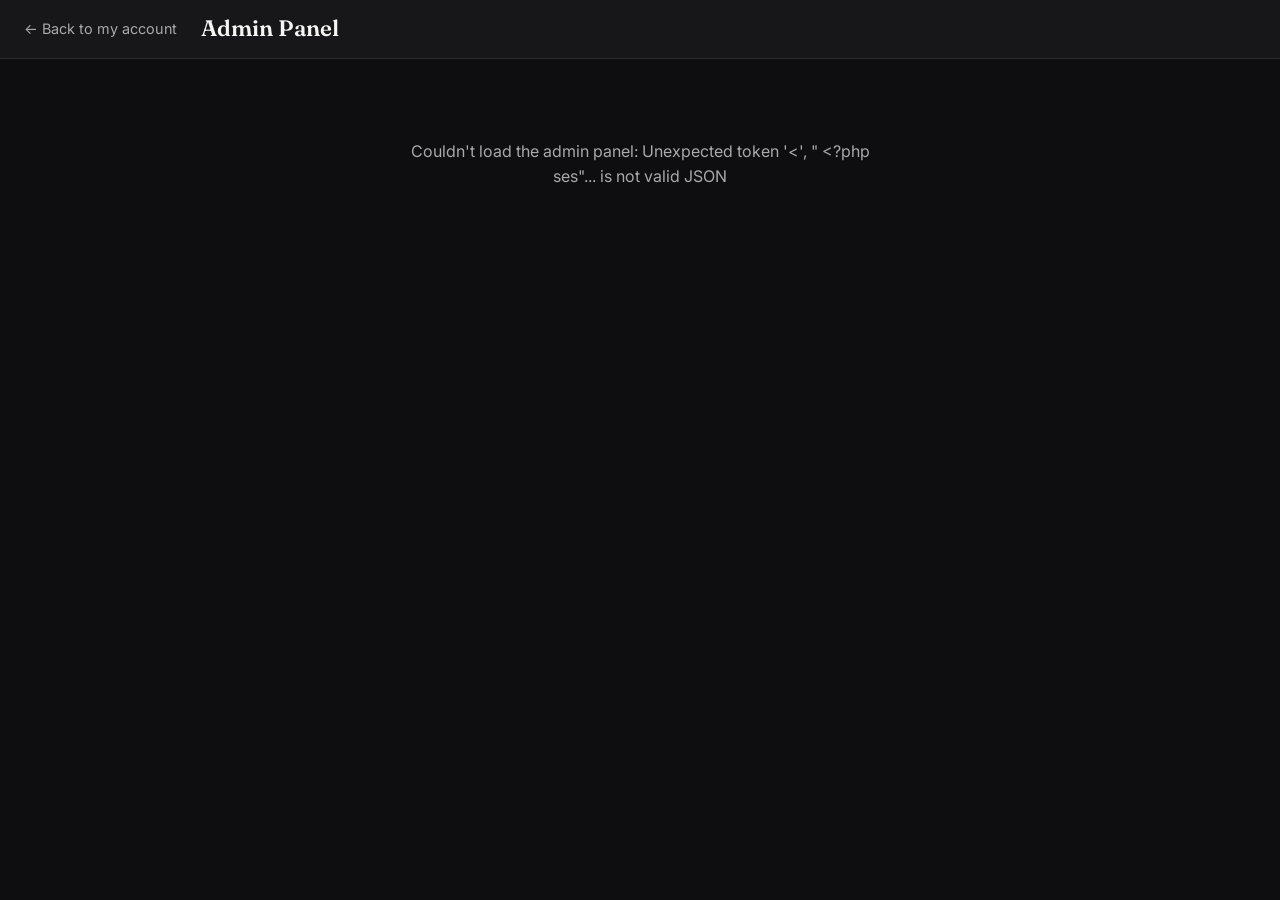
<file: admin/index.html>
<!DOCTYPE html>
<html lang="en">
<head>
  <meta charset="UTF-8" />
  <meta name="viewport" content="width=device-width, initial-scale=1.0" />
  <meta name="robots" content="noindex" />
  <title>Admin Panel | Pahuway Space</title>
  <link rel="icon" href="../assets/images/Pahuway_Space_LOGO.png" />
  <link rel="preconnect" href="https://fonts.googleapis.com" />
  <link href="https://fonts.googleapis.com/css2?family=Fraunces:wght@500;600;700&family=Inter:wght@400;500;600;700&display=swap" rel="stylesheet" />
  <link rel="stylesheet" href="../css/base.css" />
  <link rel="stylesheet" href="admin.css" />
</head>
<body>
  <header class="adm-top">
    <div class="adm-top__inner">
      <a href="../dashboard.html" class="adm-back">← Back to my account</a>
      <h1>Admin Panel</h1>
      <span class="adm-top__who" id="adm-who"></span>
    </div>
  </header>

  <main class="adm-main" id="adm-main" hidden>
    <nav class="adm-tabs" id="adm-tabs" aria-label="Database tables"></nav>

    <div class="adm-toolbar">
      <input type="search" id="adm-search" placeholder="Search this table" aria-label="Search" autocomplete="off" />
      <span class="adm-count" id="adm-count"></span>
      <button type="button" class="adm-btn adm-btn--primary" id="adm-add">+ Add row</button>
    </div>

    <div class="adm-table-wrap">
      <table class="adm-table" id="adm-table"></table>
    </div>

    <div class="adm-pager">
      <button type="button" class="adm-btn" id="adm-prev">← Prev</button>
      <span id="adm-page"></span>
      <button type="button" class="adm-btn" id="adm-next">Next →</button>
    </div>
  </main>

  <p class="adm-denied" id="adm-denied" hidden></p>

  <!-- Add / edit -->
  <dialog class="adm-dialog" id="adm-edit-dialog">
    <form id="adm-edit-form" method="dialog">
      <h2 id="adm-edit-title"></h2>
      <div class="adm-fields" id="adm-fields"></div>
      <label class="adm-field" id="adm-newpw-wrap" hidden>
        <span>New password <small>(leave blank to keep the current one)</small></span>
        <input type="password" id="adm-newpw" autocomplete="new-password" />
      </label>
      <label class="adm-field">
        <span>Confirm with your password</span>
        <input type="password" id="adm-confirm-pw" autocomplete="current-password" required />
      </label>
      <p class="adm-error" id="adm-edit-error" role="alert" hidden></p>
      <div class="adm-actions">
        <button type="button" class="adm-btn" id="adm-edit-cancel">Cancel</button>
        <button type="submit" class="adm-btn adm-btn--primary" id="adm-edit-save">Save</button>
      </div>
    </form>
  </dialog>

  <!-- Delete -->
  <dialog class="adm-dialog" id="adm-del-dialog">
    <form id="adm-del-form" method="dialog">
      <h2>Delete this row?</h2>
      <p id="adm-del-msg" class="adm-muted"></p>
      <label class="adm-field">
        <span>Confirm with your password</span>
        <input type="password" id="adm-del-pw" autocomplete="current-password" required />
      </label>
      <p class="adm-error" id="adm-del-error" role="alert" hidden></p>
      <div class="adm-actions">
        <button type="button" class="adm-btn" id="adm-del-cancel">Cancel</button>
        <button type="submit" class="adm-btn adm-btn--danger">Delete</button>
      </div>
    </form>
  </dialog>

  <script src="admin.js"></script>
</body>
</html>
</file>
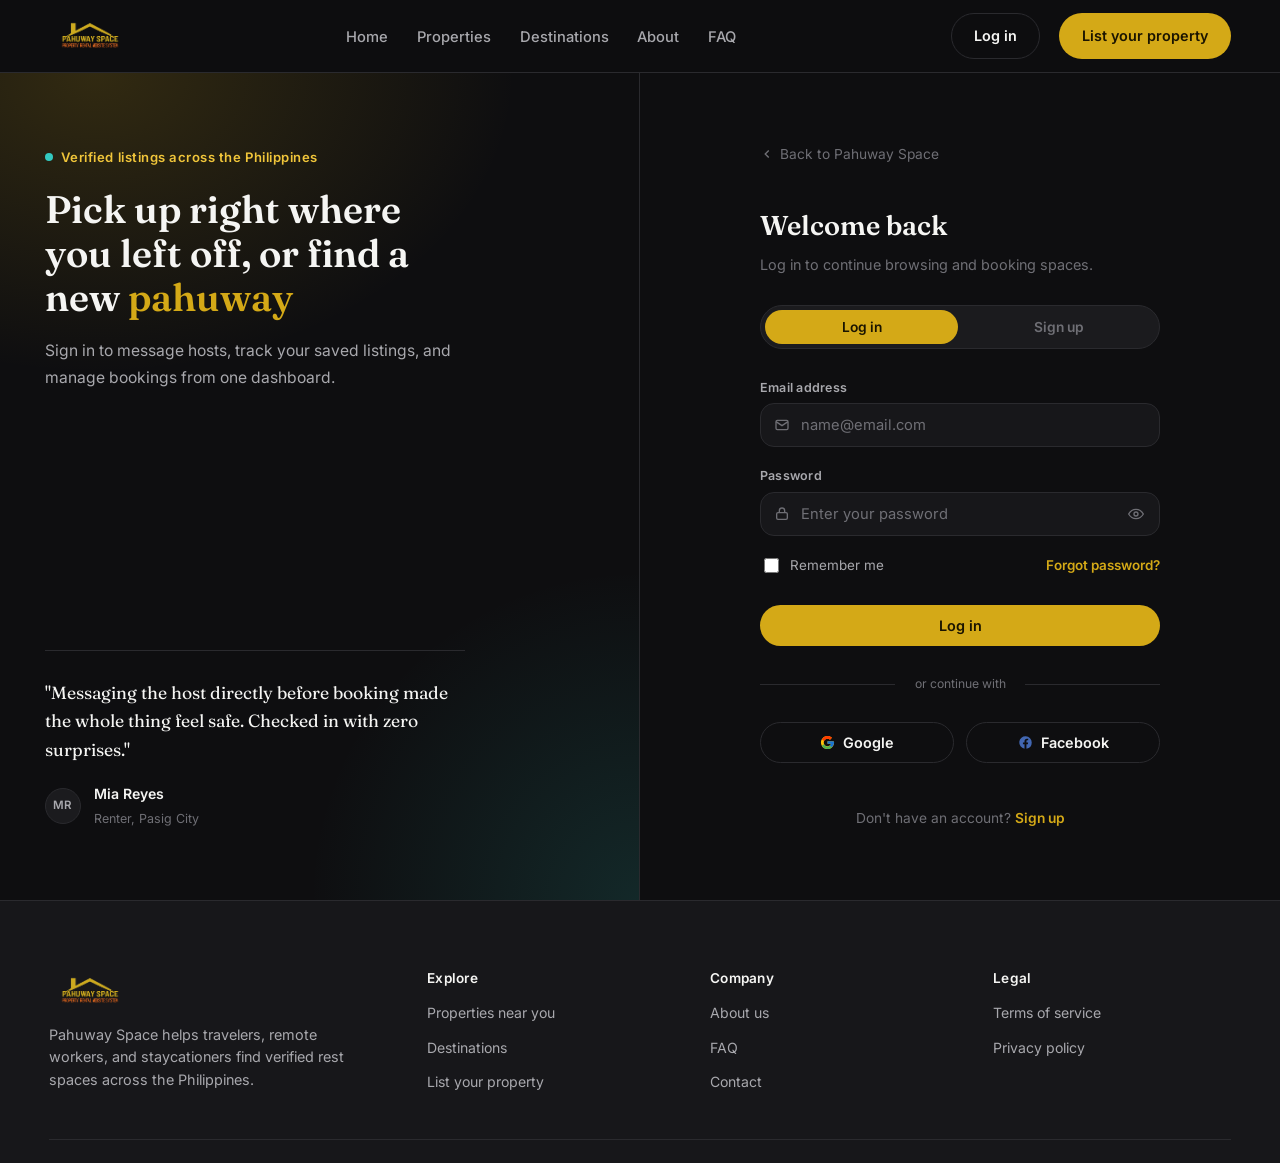
<file: dashboard.html>
<!DOCTYPE html> 
<html lang="en">
<head>
  <meta charset="UTF-8" />
  <meta name="viewport" content="width=device-width, initial-scale=1.0" />
  <title>My Dashboard — Pahuway Space</title>
  <meta name="description" content="Manage your Pahuway Space account, saved properties, and bookings." />

  <link rel="icon" href="assets/images/Pahuway_Space_LOGO.png" />

  <link rel="preconnect" href="https://fonts.googleapis.com" />
  <link href="https://fonts.googleapis.com/css2?family=Fraunces:wght@500;600;700&family=Inter:wght@400;500;600;700;800&display=swap" rel="stylesheet" />

  <!-- Same modular stylesheets as the rest of the site -->
  <link rel="stylesheet" href="css/base.css" />
  <link rel="stylesheet" href="css/layout.css" />
  <link rel="stylesheet" href="css/cards.css" />
  <link rel="stylesheet" href="css/sections.css" />
  <link rel="stylesheet" href="css/responsive.css" />

  <!-- Booking modal (saved properties can be booked straight from here) -->
  <link rel="stylesheet" href="css/modal.css" />
  <!-- Dashboard-only layout -->
  <link rel="stylesheet" href="css/dashboard.css" />
</head>
<body>

  <!-- ============ HEADER (same markup as member-home.html) ============ -->
  <header class="site-header">
    <div class="container site-header__inner">
      <a href="member-home.html" class="brand">
        <img src="assets/images/Pahuway_Space_LOGO.png" alt="Pahuway Space" class="brand__logo" />
        <span class="visually-hidden">Pahuway Space — Property Rental Website System</span>
      </a>

      <nav class="main-nav" id="main-nav" aria-label="Primary">
        <ul class="main-nav__list">
          <li><a href="member-home.html#top">Home</a></li>
          <li><a href="member-home.html#properties-near-you">Properties</a></li>
          <li><a href="member-home.html#destinations">Destinations</a></li>
          <li><a href="member-home.html#about">About</a></li>
          <li><a href="member-home.html#faq">FAQ</a></li>
        </ul>
      </nav>

      <div class="header-actions">
        <a href="dashboard.html" class="btn btn--ghost" aria-current="page">My Account</a>
        <a href="list-property.html" class="btn btn--primary">
          List your property
        </a>
        <button id="nav-toggle" class="nav-toggle" aria-label="Toggle menu" aria-expanded="false">
          <svg width="22" height="22" viewBox="0 0 24 24" fill="none" stroke="currentColor" stroke-width="2"><path d="M3 6h18M3 12h18M3 18h18"/></svg>
        </button>
      </div>
    </div>
  </header>

  <main id="top">
    <div class="container">

      <div class="dashboard-header">
        <h1>My Dashboard</h1>
        <p>Manage your saved properties, bookings, and account.</p>
      </div>

      <!-- ============ PROFILE  ============  -->
      <div class="dashboard-profile">
        <div class="dashboard-profile__avatar" id="dashboard-user-avatar">--</div>
        <div>
          <div class="dashboard-profile__name" id="dashboard-user-name">Renter</div>
          <div class="dashboard-profile__email" id="dashboard-user-email">you@pahuwayspace.ph</div>
        </div>
        <span class="dashboard-profile__badge" id="dashboard-profile-badge">Verified renter</span>
        <a href="admin/index.html" class="btn btn--primary dashboard-admin-btn" id="dashboard-admin-btn" hidden>Admin Panel</a>
      </div>

      <!-- ============ SAVED PROPERTIES ============ -->
      <section class="dashboard-section" id="dashboard-saved">
        <div class="dashboard-section__head">
          <h2>Saved Properties</h2>
          <span class="dashboard-section__count"><span id="dashboard-favorites-count">0</span> saved</span>
        </div>

        <div class="dashboard-favorites-grid" id="dashboard-favorites-grid"></div>

        <div class="dashboard-empty" id="dashboard-favorites-empty" hidden>
          <p>You haven't saved any properties yet.</p>
          <a href="member-home.html#properties-near-you">Browse listings to save some →</a>
        </div>
      </section>

      <!-- ============ BOOKINGS ============  -->
      <section class="dashboard-section" id="dashboard-bookings">
        <div class="dashboard-section__head">
          <h2>My Bookings</h2>
          <span class="dashboard-section__count"><span id="dashboard-bookings-count">0</span> bookings</span>
        </div>

        <div class="dashboard-bookings-list" id="dashboard-bookings-list"></div>

        <div class="dashboard-empty" id="dashboard-bookings-empty" hidden>
          <p>You haven't requested any bookings yet.</p>
          <a href="member-home.html#properties-near-you">Find a place to stay →</a>
        </div>
      </section>

      <section class="dashboard-section" id="dashboard-owner-bookings">
        <div class="dashboard-section__head">
          <h2>Booking Requests</h2>
          <span class="dashboard-section__count">
            <span id="owner-bookings-count">0</span> requests
          </span>
        </div>

        <div class="dashboard-owner-bookings-list" id="dashboard-owner-bookings-list"></div>

        <div class="dashboard-empty" id="dashboard-owner-bookings-empty" hidden>
          <p>You don't have any booking requests for your properties.</p>
        </div>
      </section>

      <section class="dashboard-section" id="dashboard-owner-properties">
        <div class="dashboard-section__head">
          <h2>My Properties</h2>
          <span class="dashboard-section__count">
            <span id="owner-properties-count">0</span> properties
          </span>
        </div>

        <div class="dashboard-owner-properties-list" id="dashboard-owner-properties-list"></div>

        <div class="dashboard-empty" id="dashboard-owner-properties-empty" hidden>
          <p>You haven't listed any properties yet.</p>
          <a href="list-property.html">List a property →</a>
        </div>
      </section>

      <!-- ============ SESSION / LOG OUT ============ -->
      <section class="dashboard-section">
        <div class="dashboard-session">
          <div>
            <strong>Signed in</strong>
            <p>You're currently logged in on this device. Logging out will end this session.</p>
          </div>
          <button type="button" class="btn dashboard-logout-btn" id="logout-btn">Log out</button>
        </div>
      </section>

    </div>
  </main>

  <!-- ============ FOOTER (same markup as member-home.html) ============ -->
  <footer class="site-footer">
    <div class="container">
      <div class="footer-grid">
        <div class="footer-brand">
          <img src="assets/images/Pahuway_Space_LOGO.png" alt="Pahuway Space" class="brand__logo" />
          <p>Pahuway Space helps travelers, remote workers, and staycationers find verified rest spaces across the Philippines.</p>
        </div>
        <div class="footer-col">
          <h4>Explore</h4>
          <ul>
            <li><a href="member-home.html#properties-near-you">Properties near you</a></li>
            <li><a href="member-home.html#destinations">Destinations</a></li>
            <li><a href="list-property.html">List your property</a></li>
          </ul>
        </div>
        <div class="footer-col">
          <h4>Company</h4>
          <ul>
            <li><a href="member-home.html#about">About us</a></li>
            <li><a href="member-home.html#faq">FAQ</a></li>
            <li><a href="#">Contact</a></li>
          </ul>
        </div>
        <div class="footer-col">
          <h4>Legal</h4>
          <ul>
            <li><a href="#">Terms of service</a></li>
            <li><a href="#">Privacy policy</a></li>
          </ul>
        </div>
      </div>

      <div class="footer-bottom">
        <span>© <span id="footer-year"></span> Pahuway Space. All rights reserved.</span>
        <div class="footer-socials">
          <a href="#" aria-label="Facebook">f</a>
          <a href="#" aria-label="Instagram">ig</a>
          <a href="#" aria-label="Messenger">m</a>
        </div>
      </div>
    </div>
  </footer>

  <!-- Data layer -->
  <script src="js/data.js"></script>

  <!-- Reusable UI components -->
  <script src="js/components/propertyCard.js"></script>
  <script src="js/components/carousel.js"></script>
  <script src="js/components/bookingModal.js"></script>

  <!-- Dashboard-only section module -->
  <script src="js/sections/dashboard.js"></script>

  <script>
    // Footer year (main.js normally handles this on index.html)
    const footerYear = document.getElementById("footer-year");
    if (footerYear) footerYear.textContent = new Date().getFullYear();

    // Mobile nav toggle — mirrors #nav-toggle on the rest of the site.
    const navToggle = document.getElementById("nav-toggle");
    const mainNav = document.getElementById("main-nav");
    if (navToggle && mainNav) {
      navToggle.addEventListener("click", () => {
        const isOpen = mainNav.classList.toggle("is-open");
        navToggle.setAttribute("aria-expanded", String(isOpen));
      });
    }

    // Log out asks for confirmation using the browser's built-in dialog.
    document.getElementById("logout-btn").addEventListener("click", async () => {
      const confirmed = confirm("Are you sure you want to log out?");

      if (!confirmed) return;

      try {
        const response = await fetch("api/logout.php");
        const data = await response.json();

        if (data.success) {
          window.location.href = "index.html";
        }

      } catch (error) {
        console.error("Logout failed:", error);
        alert("Something went wrong while logging out.");
      }
    });
    

    DashboardSection.init();
  </script>

</body>
</html>
</file>
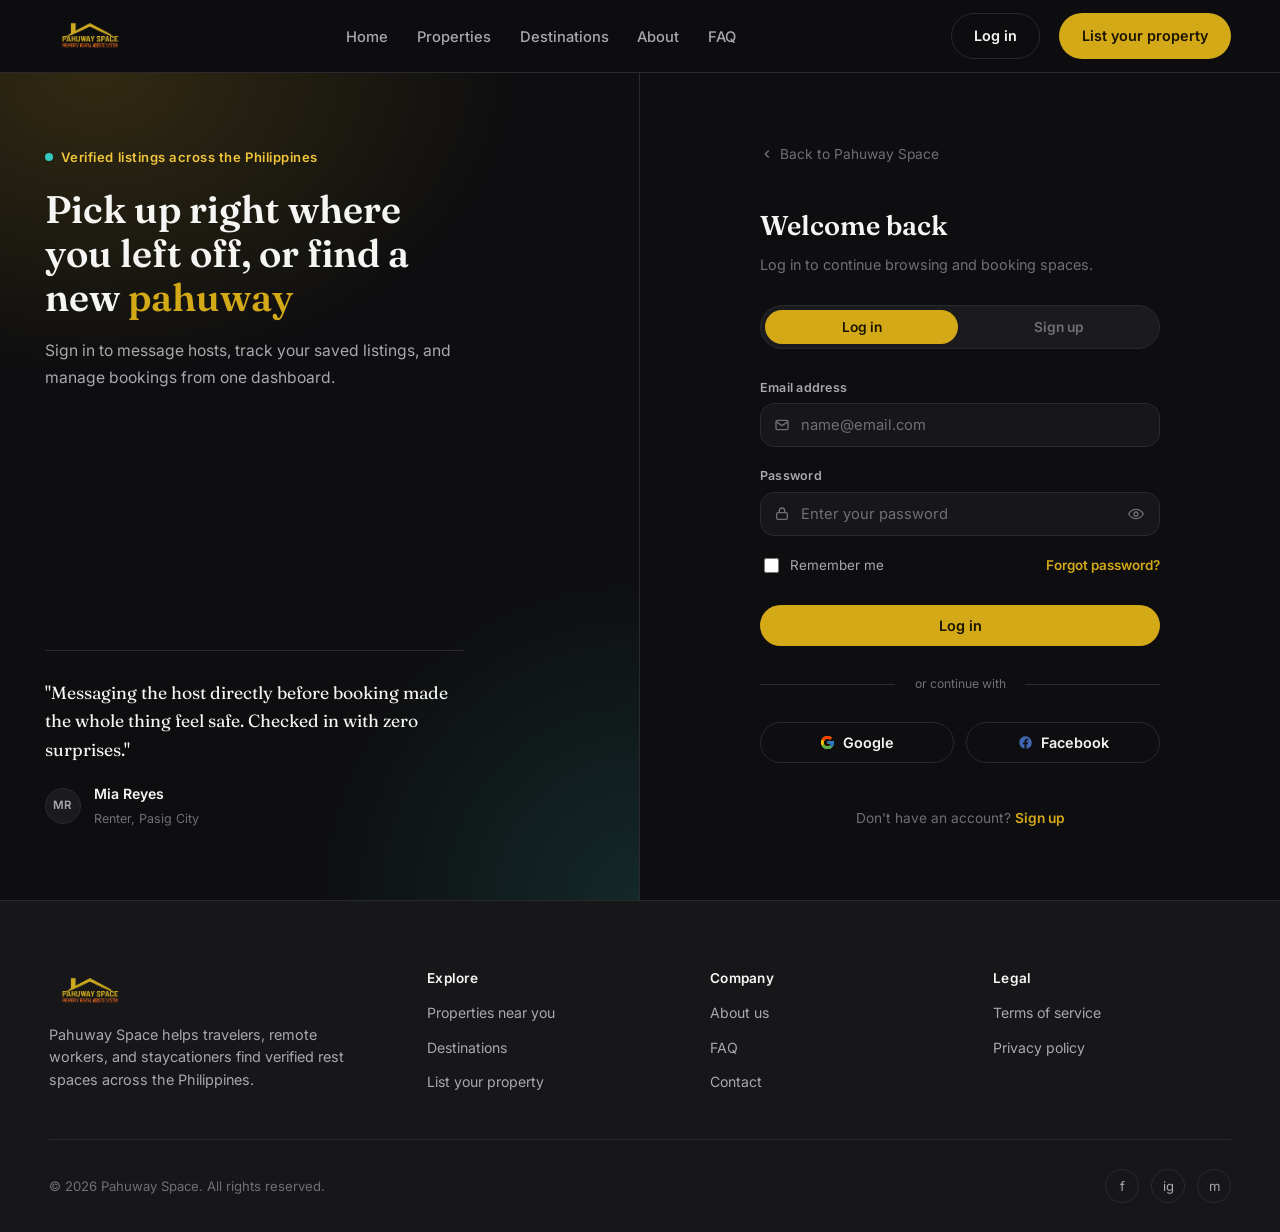
<file: list-property.html>
<!DOCTYPE html>
<html lang="en">
<head>
  <meta charset="UTF-8" />
  <meta name="viewport" content="width=device-width, initial-scale=1.0" />

  <title>List Your Property — Pahuway Space</title>
  <meta
    name="description"
    content="List your property on Pahuway Space."
  />

  <link rel="icon" href="assets/images/Pahuway_Space_LOGO.png" />

  <link rel="preconnect" href="https://fonts.googleapis.com" />
  <link
    href="https://fonts.googleapis.com/css2?family=Fraunces:wght@500;600;700&family=Inter:wght@400;500;600;700;800&display=swap"
    rel="stylesheet"
  />

  <!-- Existing Pahuway Space styles  -->
  <link rel="stylesheet" href="css/base.css"  />
  <link rel="stylesheet" href="css/layout.css" />
  <link rel="stylesheet" href="css/responsive.css" />

  <!-- Listing page styles -->
  <link rel="stylesheet" href="css/list-property.css" />

  <script>
  fetch("api/session.php")
    .then(response => response.json())
    .then(data => {
      if (!data.loggedIn) {
        window.location.href = "login.html";
      }
    })
    .catch(() => {
      window.location.href = "login.html";
    });
  </script>
</head>

<body>

  <!-- ================= HEADER ================= -->

  <header class="site-header">
    <div class="container site-header__inner">

      <a href="member-home.html" class="brand">
        <img
          src="assets/images/Pahuway_Space_LOGO.png"
          alt="Pahuway Space"
          class="brand__logo"
        />

        <span class="visually-hidden">
          Pahuway Space — Property Rental Website System
        </span>
      </a>

      <nav class="main-nav" id="main-nav" aria-label="Primary">
        <ul class="main-nav__list">
          <li><a href="member-home.html#top">Home</a></li>
          <li><a href="member-home.html#properties-near-you">Properties</a></li>
          <li><a href="member-home.html#destinations">Destinations</a></li>
          <li><a href="member-home.html#about">About</a></li>
          <li><a href="member-home.html#faq">FAQ</a></li>
        </ul>
      </nav>

      <div class="header-actions">
        <a href="dashboard.html" class="btn btn--ghost">
          My Account
        </a>

        <a
          href="list-property.html"
          class="btn btn--primary"
          aria-current="page"
        >
          List your property
        </a>

        <button
          id="nav-toggle"
          class="nav-toggle"
          aria-label="Toggle menu"
          aria-expanded="false"
        >
          <svg
            width="22"
            height="22"
            viewBox="0 0 24 24"
            fill="none"
            stroke="currentColor"
            stroke-width="2"
          >
            <path d="M3 6h18M3 12h18M3 18h18" />
          </svg>
        </button>
      </div>

    </div>
  </header>


  <!-- ================= MAIN ================= -->

  <main>

    <section class="listing-page">

      <div class="container">

        <!-- Page heading -->

        <div class="listing-heading">

          <span class="hero__eyebrow" id="listing-eyebrow">
            Share your space
          </span>

          <h1 id="listing-title">
            List your <span class="accent">property.</span>
          </h1>

          <p id="listing-intro">
            Have a space you'd like to share? Add your property to
            Pahuway Space and let renters discover their next place to stay.
          </p>

        </div>


        <!-- Form card -->

        <div class="listing-layout">

          <div class="listing-card">

            <form id="property-form">

              <!-- ================= PROPERTY INFORMATION ================= -->

              <div class="listing-section">

                <div class="listing-section__heading">
                  <span class="listing-section__number">01</span>

                  <div>
                    <h2>Property information</h2>
                    <p>Tell renters about the place you're listing.</p>
                  </div>
                </div>


                <div class="listing-field listing-field--full">

                  <label for="title">
                    Property title
                  </label>

                  <input
                    type="text"
                    id="title"
                    name="title"
                    placeholder="e.g. Cozy 2BR Apartment near Makati"
                    required
                  />

                </div>


                <div class="listing-grid">

                  <div class="listing-field">

                    <label for="property_type">
                      Property type
                    </label>

                    <select
                      id="property_type"
                      name="property_type"
                      required
                    >
                      <option value="">Select type</option>
                      <option value="Apartment">Apartment</option>
                      <option value="Condominium">Condominium</option>
                      <option value="House">House</option>
                      <option value="Townhouse">Townhouse</option>
                      <option value="Dormitory">Dormitory</option>
                      <option value="Room">Room</option>
                      <option value="Bed Space">Bed Space</option>
                    </select>

                  </div>


                  <div class="listing-field">

                    <label for="location">
                      Location
                    </label>

                    <input
                      type="text"
                      id="location"
                      name="location"
                      placeholder="e.g. Makati City, Philippines"
                      required
                    />

                  </div>

                </div>


                <div class="listing-field listing-field--full">

                  <label for="description">
                    Description
                  </label>

                  <textarea
                    id="description"
                    name="description"
                    rows="5"
                    placeholder="Provide a brief description of the property, including its layout, atmosphere, and other details renters may want to know."
                  ></textarea>

                </div>

              </div>


              <!-- ================= PRICE & DETAILS ================= -->

              <div class="listing-section">

                <div class="listing-section__heading">
                  <span class="listing-section__number">02</span>

                  <div>
                    <h2>Price & details</h2>
                    <p>Give renters the basic information they need.</p>
                  </div>
                </div>


                <div class="listing-grid listing-grid--three">

                  <div class="listing-field">

                    <label for="price">
                      Price
                    </label>

                    <div class="input-prefix">
                      <span>₱</span>

                      <input
                        type="number"
                        id="price"
                        name="price"
                        min="1"
                        step="0.01"
                        placeholder="18,000"
                        required
                      />
                    </div>

                  </div>


                  <div class="listing-field">

                    <label for="price_unit">
                      Price unit
                    </label>

                    <select
                      id="price_unit"
                      name="price_unit"
                      required
                    >
                      <option value="monthly">Monthly</option>
                      <option value="daily">Daily</option>
                    </select>

                  </div>


                  <div class="listing-field">

                    <label for="area">
                      Area
                    </label>

                    <input
                      type="text"
                      id="area"
                      name="area"
                      placeholder="e.g. 65 sqm"
                    />

                  </div>

                </div>


                <div class="listing-grid listing-grid--two">

                  <div class="listing-field">

                    <label for="bedrooms">
                      Bedrooms
                    </label>

                    <input
                      type="number"
                      id="bedrooms"
                      name="bedrooms"
                      min="0"
                      value="0"
                    />

                  </div>


                  <div class="listing-field">

                    <label for="bathrooms">
                      Bathrooms
                    </label>

                    <input
                      type="number"
                      id="bathrooms"
                      name="bathrooms"
                      min="0"
                      value="0"
                    />

                  </div>

                </div>


                <!-- Pets -->

                <div class="listing-field listing-field--full">

                  <label class="listing-check" for="pets_allowed">
                    <input
                      type="checkbox"
                      id="pets_allowed"
                      name="pets_allowed"
                      value="1"
                    />
                    <span>Pets allowed</span>
                  </label>

                  <div class="listing-subfield" id="pet-conditions-wrap" hidden>

                    <label for="pet_conditions">
                      Pet conditions (optional)
                    </label>

                    
                    <input
                      type="text"
                      id="pet_conditions"
                      name="pet_conditions"
                      maxlength="255"
                      placeholder="e.g. only small animals"
                    />

                  </div>

                </div>


                <!-- Parking -->

                <div class="listing-field listing-field--full">

                  <label class="listing-check" for="parking_nearby">
                    <input
                      type="checkbox"
                      id="parking_nearby"
                      name="parking_nearby"
                      value="1"
                    />
                    <span>Parking nearby</span>
                  </label>

                  <div class="listing-subfield" id="parking-fee-wrap" hidden>

                    <label for="parking_fee">
                      Is the parking free or paid?
                    </label>

                    <select id="parking_fee" name="parking_fee">
                      <option value="free">Free</option>
                      <option value="paid">Paid</option>
                    </select>

                  </div>

                </div>

                <!-- Bills -->

                <div class="listing-bills">

                  <h3 class="listing-subheading">Bills</h3>
                  <p class="listing-subnote">
                    Say if each bill is covered by the rent or paid separately.
                    Untick "Has internet" if the property has no internet.
                  </p>

                  <div class="listing-grid listing-grid--three">

                    <div class="listing-field">
                      <label for="electricity_included">Electricity</label>
                      <select id="electricity_included" name="electricity_included">
                        <option value="1">Covered by Rent</option>
                        <option value="0" selected>Paid Separately</option>
                      </select>
                    </div>

                    <div class="listing-field">
                      <label for="water_included">Water</label>
                      <select id="water_included" name="water_included">
                        <option value="1">Covered by Rent</option>
                        <option value="0" selected>Paid Separately</option>
                      </select>
                    </div>

                    <div class="listing-field listing-bill" data-bill="internet">
                      <label class="listing-check" for="has_internet">
                        <input type="checkbox" id="has_internet" checked />
                        <span>Has internet</span>
                      </label>
                      <select id="internet_included" name="internet_included">
                        <option value="1">Covered by Rent</option>
                        <option value="0" selected>Paid Separately</option>
                        <option value="none" hidden>Not available</option>
                      </select>
                    </div>

                  </div>

                </div>

              </div>


              <!-- ================= AMENITIES & FACILITIES ================= -->

              <div class="listing-section">

                <div class="listing-section__heading">
                  <span class="listing-section__number">03</span>

                  <div>
                    <h2>Amenities &amp; facilities</h2>
                    <p>Tick everything your property comes with. Wi-Fi is shown automatically when the property has internet.</p>
                  </div>
                </div>

                <div class="listing-amenities">

                  <label class="listing-check" for="amenity_aircon">
                    <input type="checkbox" id="amenity_aircon" name="amenities[]" value="aircon" />
                    <span>Air conditioning</span>
                  </label>

                  <label class="listing-check" for="amenity_heating">
                    <input type="checkbox" id="amenity_heating" name="amenities[]" value="heating" />
                    <span>Heating (water heating)</span>
                  </label>

                  <label class="listing-check" for="amenity_refrigerator">
                    <input type="checkbox" id="amenity_refrigerator" name="amenities[]" value="refrigerator" />
                    <span>Refrigerator</span>
                  </label>

                  <label class="listing-check" for="amenity_microwave">
                    <input type="checkbox" id="amenity_microwave" name="amenities[]" value="microwave" />
                    <span>Microwave</span>
                  </label>

                  <label class="listing-check" for="amenity_washing_machine">
                    <input type="checkbox" id="amenity_washing_machine" name="amenities[]" value="washing_machine" />
                    <span>Automatic washing machine</span>
                  </label>

                  <label class="listing-check" for="amenity_tv">
                    <input type="checkbox" id="amenity_tv" name="amenities[]" value="tv" />
                    <span>TV</span>
                  </label>

                </div>

              </div>


              <!-- ================= IMAGE ================= -->

              <div class="listing-section">

                <div class="listing-section__heading">
                  <span class="listing-section__number">04</span>

                  <div>
                    <h2>Property image</h2>
                    <p>Add an image that represents your property.</p>
                  </div>
                </div>


                <div class="listing-field listing-field--full">

                  <label for="image">
                    Image filename
                  </label>

                  <input
                    type="text"
                    id="image"
                    name="image"
                    placeholder="e.g. near-you-1.png"
                  />

                  <small>
                    For now, enter the image filename from your
                    <code>assets/images</code> folder.
                  </small>

                </div>

              </div>


              <!-- ================= PROPERTY CODE ================= -->

              <input
                type="hidden"
                id="property_code"
                name="property_code"
              />

              <!-- Filled in only when editing an existing property -->
              <input
                type="hidden"
                id="property_id"
                name="property_id"
                disabled
              />


              <!-- ================= SUBMIT ================= -->

              <div class="listing-submit">

                <div>
                  <strong>Ready to share your space?</strong>

                  <p>
                    Your listing will be added as available after submission.
                  </p>
                </div>

                <button
                  type="submit"
                  class="btn btn--primary listing-submit__button"
                  id="submit-property"
                >
                  List property
                </button>

              </div>


              <div
                class="listing-message"
                id="listing-message"
                hidden
              ></div>

            </form>

          </div>


          <!-- ================= SIDE INFO ================= -->

          <aside class="listing-aside">

            <div class="listing-aside__card">

              <span class="listing-aside__eyebrow">
                Pahuway Space
              </span>

              <h2>
                Your space could be someone's next <span>pahuway.</span>
              </h2>

              <p>
                Whether it's a room, apartment, condo, or home,
                give renters another place they can call their own.
              </p>

            </div>


            <div class="listing-aside__tips">

              <h3>Before you list</h3>

              <ul>
                <li>
                  <span>01</span>
                  Use a clear and descriptive property title.
                </li>

                <li>
                  <span>02</span>
                  Provide an accurate location and price.
                </li>

                <li>
                  <span>03</span>
                  Add a representative property image.
                </li>
              </ul>

            </div>

          </aside>

        </div>

      </div>

    </section>

  </main>


  <!-- ================= FOOTER ================= -->

  <footer class="site-footer">

    <div class="container">

      <div class="footer-grid">

        <div class="footer-brand">

          <img
            src="assets/images/Pahuway_Space_LOGO.png"
            alt="Pahuway Space"
            class="brand__logo"
          />

          <p>
            Pahuway Space helps travelers, remote workers,
            and staycationers find verified rest spaces across
            the Philippines.
          </p>

        </div>


        <div class="footer-col">

          <h4>Explore</h4>

          <ul>
            <li>
              <a href="member-home.html#properties-near-you">
                Properties near you
              </a>
            </li>

            <li>
              <a href="member-home.html#destinations">
                Destinations
              </a>
            </li>

            <li>
              <a href="list-property.html">
                List your property
              </a>
            </li>
          </ul>

        </div>


        <div class="footer-col">

          <h4>Company</h4>

          <ul>
            <li>
              <a href="member-home.html#about">
                About us
              </a>
            </li>

            <li>
              <a href="member-home.html#faq">
                FAQ
              </a>
            </li>

            <li>
              <a href="#">
                Contact
              </a>
            </li>
          </ul>

        </div>


        <div class="footer-col">

          <h4>Legal</h4>

          <ul>
            <li><a href="#">Terms of service</a></li>
            <li><a href="#">Privacy policy</a></li>
          </ul>

        </div>

      </div>


      <div class="footer-bottom">

        <span>
          © <span id="footer-year"></span>
          Pahuway Space. All rights reserved.
        </span>

        <div class="footer-socials">
          <a href="#" aria-label="Facebook">f</a>
          <a href="#" aria-label="Instagram">ig</a>
          <a href="#" aria-label="Messenger">m</a>
        </div>

      </div>

    </div>

  </footer>


  <!-- ================= JAVASCRIPT ================= -->

  <script>

    const footerYear = document.getElementById("footer-year");

    if (footerYear) {
      footerYear.textContent = new Date().getFullYear();
    }


    /* Mobile navigation */

    const navToggle = document.getElementById("nav-toggle");
    const mainNav = document.getElementById("main-nav");

    if (navToggle && mainNav) {

      navToggle.addEventListener("click", () => {

        const isOpen = mainNav.classList.toggle("is-open");

        navToggle.setAttribute(
          "aria-expanded",
          String(isOpen)
        );

      });

    }


    /* Generate a property code */

    function generatePropertyCode() {

      const randomPart = Math.random()
        .toString(36)
        .substring(2, 10)
        .toUpperCase();

      return "PS-" + randomPart;

    }


    document.getElementById("property_code").value =
      generatePropertyCode();

    const petsCheckbox = document.getElementById("pets_allowed");
    const petConditionsWrap = document.getElementById("pet-conditions-wrap");
    const parkingCheckbox = document.getElementById("parking_nearby");
    const parkingFeeWrap = document.getElementById("parking-fee-wrap");

    function syncPetParkingFields() {
      petConditionsWrap.hidden = !petsCheckbox.checked;
      parkingFeeWrap.hidden = !parkingCheckbox.checked;
    }

    petsCheckbox.addEventListener("change", syncPetParkingFields);
    parkingCheckbox.addEventListener("change", syncPetParkingFields);

    const billRows = document.querySelectorAll(".listing-bill");

    function syncBill(row) {
      const box = row.querySelector('input[type="checkbox"]');
      const select = row.querySelector("select");

      if (box.checked) {
        select.disabled = false;
        if (select.value === "none") select.value = "0";
      } else {
        select.value = "none";
        select.disabled = true;
      }
    }

    function syncBills() {
      billRows.forEach(syncBill);
    }

    billRows.forEach((row) => {
      row
        .querySelector('input[type="checkbox"]')
        .addEventListener("change", () => syncBill(row));
    });

    syncBills();

    const editId = Number(
      new URLSearchParams(window.location.search).get("edit")
    ) || 0;

    const isEditing = editId > 0;

    function setField(id, value) {
      const el = document.getElementById(id);
      if (el) el.value = value ?? "";
    }

    async function loadPropertyForEdit() {

      document.getElementById("listing-eyebrow").textContent = "Edit your space";
      document.getElementById("listing-title").innerHTML =
        'Edit your <span class="accent">property.</span>';
      document.getElementById("listing-intro").textContent =
        "Update the details of your listing. Changes show up right away.";
      document.getElementById("submit-property").textContent = "Save changes";
      document.title = "Edit Property — Pahuway Space";

      const idInput = document.getElementById("property_id");
      idInput.disabled = false;
      idInput.value = editId;

      try {

        const response = await fetch("api/owner-properties.php");
        const data = await response.json();

        if (!data.success) {
          throw new Error(data.message || "Unable to load property.");
        }

        const property = data.properties.find(
          (item) => item.property_id === editId
        );

        if (!property) {
          throw new Error("Property not found or you do not own it.");
        }

        setField("title", property.title);
        setField("property_type", property.property_type);
        setField("location", property.location);
        setField("description", property.description);
        setField("price", property.price);
        setField("price_unit", property.price_unit);
        setField("area", property.area);
        setField("bedrooms", property.bedrooms);
        setField("bathrooms", property.bathrooms);
        setField("image", property.image);
        setField("property_code", property.property_code);

        petsCheckbox.checked = property.pets_allowed;
        setField("pet_conditions", property.pet_conditions);
        parkingCheckbox.checked = property.parking_nearby;
        setField("parking_fee", property.parking_fee || "free");
        syncPetParkingFields();

        setField("electricity_included", property.electricity_included === 1 ? "1" : "0");
        setField("water_included", property.water_included === 1 ? "1" : "0");

        document.getElementById("has_internet").checked =
          property.internet_included !== 2;
        setField("internet_included", property.internet_included === 1 ? "1" : "0");

        syncBills();

        document
          .querySelectorAll('input[name="amenities[]"]')
          .forEach((box) => {
            box.checked = property.amenities.includes(box.value);
          });

      } catch (error) {

        console.error("Failed to load property:", error);

        message.textContent =
          error.message || "Unable to load this property.";
        message.className = "listing-message listing-message--error";
        message.hidden = false;

        submitButton.disabled = true;

      }

    }


    /* Submit property */

    const propertyForm =
      document.getElementById("property-form");

    const submitButton =
      document.getElementById("submit-property");

    const message =
      document.getElementById("listing-message");


    if (isEditing) {
      loadPropertyForEdit();
    }


    propertyForm.addEventListener("submit", async (event) => {

      event.preventDefault();


      submitButton.disabled = true;
      submitButton.textContent = isEditing
        ? "Saving changes..."
        : "Listing property...";

      message.hidden = true;
      message.className = "listing-message";


      const formData = new FormData(propertyForm);


      try {

        const response = await fetch(
          isEditing ? "api/update-property.php" : "api/create-property.php",
          {
            method: "POST",
            body: formData
          }
        );


        const data = await response.json();


        if (data.success) {

          message.textContent = isEditing
            ? "Your property has been updated!"
            : "Your property has been listed successfully!";

          message.classList.add(
            "listing-message--success"
          );

          message.hidden = false;


          if (!isEditing) {

            propertyForm.reset();

            syncPetParkingFields();
            syncBills();

            document.getElementById("property_code").value =
              generatePropertyCode();

          }


          submitButton.textContent = isEditing
            ? "Changes saved"
            : "Property listed";


          setTimeout(() => {

            window.location.href = isEditing
              ? "dashboard.html"
              : "member-home.html";

          }, 1500);


        } else {

          message.textContent =
            data.message || (isEditing
              ? "Failed to update property."
              : "Failed to list property.");

          message.classList.add(
            "listing-message--error"
          );

          message.hidden = false;

          submitButton.disabled = false;
          submitButton.textContent = isEditing ? "Save changes" : "List property";

        }


      } catch (error) {

        console.error(
          "Property listing failed:",
          error
        );


        message.textContent =
          "Something went wrong. Please try again.";

        message.classList.add(
          "listing-message--error"
        );

        message.hidden = false;


        submitButton.disabled = false;
        submitButton.textContent = isEditing ? "Save changes" : "List property";

      }

    });

  </script>

</body>
</html>
</file>
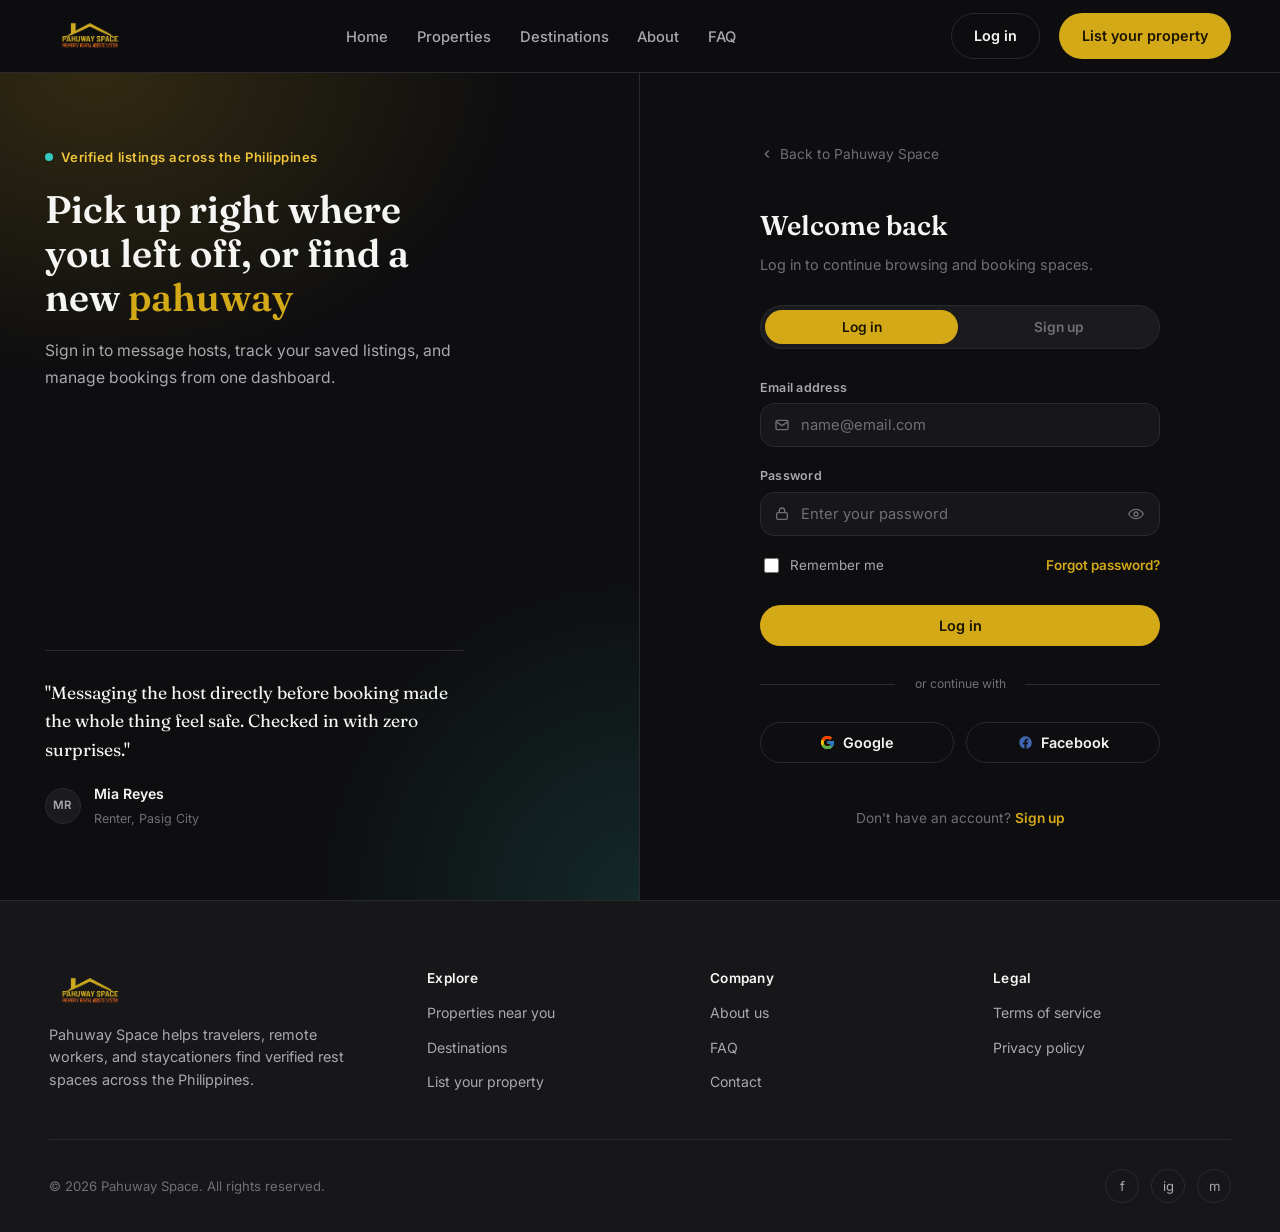
<file: login.html>
<!DOCTYPE html>
<html lang="en">
<head>
  <meta charset="UTF-8" />
  <meta name="viewport" content="width=device-width, initial-scale=1.0" />
  <title>Log in — Pahuway Space</title>
  <meta name="description" content="Log in or create an account on Pahuway Space to save listings, message hosts, and manage your bookings." />

  <link rel="icon" href="assets/images/Pahuway_Space_LOGO.png" />

  <link rel="preconnect" href="https://fonts.googleapis.com" />
  <link href="https://fonts.googleapis.com/css2?family=Fraunces:wght@500;600;700&family=Inter:wght@400;500;600;700;800&display=swap" rel="stylesheet" />

  <link rel="stylesheet" href="css/base.css" />
  <link rel="stylesheet" href="css/layout.css" />
  <link rel="stylesheet" href="css/cards.css" />
  <link rel="stylesheet" href="css/sections.css" />
  <link rel="stylesheet" href="css/responsive.css" />
  <link rel="stylesheet" href="css/auth.css" />
</head>
<body data-auth-mode="login">

  <header class="site-header">
    <div class="container site-header__inner" >
      <a href="index.html" class="brand">
        <img src="assets/images/Pahuway_Space_LOGO.png" alt="Pahuway Space" class="brand__logo" />
        <span class="visually-hidden">Pahuway Space — Property Rental Website System</span>
      </a>

      <nav class="main-nav" id="main-nav" aria-label="Primary">
        <ul class="main-nav__list">
          <li><a href="index.html#top">Home</a> </li>
          <li><a href="index.html#properties-near-you">Properties</a></li>
          <li><a href="index.html#destinations">Destinations</a></li>
          <li><a href="index.html#about">About</a></li>
          <li><a href="index.html#faq">FAQ</a></li>
        </ul>
      </nav>

      <div class="header-actions">
        <a href="login.html" class="btn btn--ghost" aria-current="page">Log in</a>
        <a href="index.html#top" class="btn btn--primary">List your property</a>
        <button id="nav-toggle" class="nav-toggle" aria-label="Toggle menu" aria-expanded="false">
          <svg width="22" height="22" viewBox="0 0 24 24" fill="none" stroke="currentColor" stroke-width="2"><path d="M3 6h18M3 12h18M3 18h18"/></svg>
        </button>
      </div>
    </div>
  </header>

  <main>
    <div class="auth-shell">

      <section class="auth-brand">
        <div class="auth-copy">
          <span class="hero__eyebrow">Verified listings across the Philippines</span>
          <h1>Pick up right where you left off, or find a new <span class="accent">pahuway</span></h1>
          <p>Sign in to message hosts, track your saved listings, and manage bookings from one dashboard.</p>
        </div>

        <div class="auth-quote">
          <p>"Messaging the host directly before booking made the whole thing feel safe. Checked in with zero surprises."</p>
          <div class="who">
            <div class="avatar">MR</div>
            <div>
              <b>Mia Reyes</b>
              <span>Renter, Pasig City</span>
            </div>
          </div>
        </div>
      </section>

      <section class="auth-form-panel">
        <div class="auth-card">
          <a href="index.html" class="auth-back">
            <svg width="14" height="14" viewBox="0 0 24 24" fill="none" stroke="currentColor" stroke-width="2.4"><path d="m15 18-6-6 6-6"/></svg>
            Back to Pahuway Space
          </a>

          <div class="auth-head">
            <h2 id="auth-form-title">Welcome back</h2>
            <p id="auth-form-subtitle">Log in to continue browsing and booking spaces.</p>
          </div>

          <div class="auth-tabs">
            <button class="tab active" id="tab-login" type="button">Log in</button>
            <button class="tab" id="tab-signup" type="button">Sign up</button>
          </div>

          <form id="auth-form" novalidate>
            <div class="auth-field auth-field-name">
              <label for="full-name">Full name</label>
              <div class="auth-input-wrap">
                <svg width="16" height="16" viewBox="0 0 24 24" fill="none" stroke="currentColor" stroke-width="2"><path d="M20 21a8 8 0 0 0-16 0"/><circle cx="12" cy="7" r="4"/></svg>
                <input type="text" id="full-name" placeholder="Juan Dela Cruz" autocomplete="name">
              </div>
              <div class="auth-field-error">Enter your full name.</div>
            </div>

            <div class="auth-field" id="field-email">
              <label for="email">Email address</label>
              <div class="auth-input-wrap">
                <svg width="16" height="16" viewBox="0 0 24 24" fill="none" stroke="currentColor" stroke-width="2"><rect x="3" y="5" width="18" height="14" rx="2"/><path d="m3 7 9 6 9-6"/></svg>
                <input type="email" id="email" placeholder="name@email.com" autocomplete="email">
              </div>
              <div class="auth-field-error">Enter a valid email address.</div>
            </div>

            <div class="auth-field" id="field-password">
              <label for="password">Password</label>
              <div class="auth-input-wrap">
                <svg width="16" height="16" viewBox="0 0 24 24" fill="none" stroke="currentColor" stroke-width="2"><rect x="4" y="10" width="16" height="10" rx="2"/><path d="M8 10V7a4 4 0 0 1 8 0v3"/></svg>
                <input type="password" id="password" placeholder="Enter your password" autocomplete="current-password">
                <button type="button" class="auth-toggle-eye" id="toggle-password" aria-label="Show password">
                  <svg width="16" height="16" viewBox="0 0 24 24" fill="none" stroke="currentColor" stroke-width="2"><path d="M1 12s4-7 11-7 11 7 11 7-4 7-11 7-11-7-11-7Z"/><circle cx="12" cy="12" r="3"/></svg>
                </button>
              </div>
              <div class="auth-field-error">Password must be at least 8 characters.</div>
            </div>

            <div class="auth-field auth-field-confirm">
              <label for="confirm-password">Confirm password</label>
              <div class="auth-input-wrap">
                <svg width="16" height="16" viewBox="0 0 24 24" fill="none" stroke="currentColor" stroke-width="2"><rect x="4" y="10" width="16" height="10" rx="2"/><path d="M8 10V7a4 4 0 0 1 8 0v3"/></svg>
                <input type="password" id="confirm-password" placeholder="Re-enter your password" autocomplete="new-password">
              </div>
              <div class="auth-field-error">Passwords don't match.</div>
            </div>

            <div class="auth-row-between">
              <label class="auth-checkbox">
                <input type="checkbox" id="remember">
                Remember me
              </label>
              <a href="#">Forgot password?</a>
            </div>

            <button type="submit" class="btn btn--primary auth-submit-block" id="submit-btn">Log in</button>
          </form>

          <div class="auth-divider">or continue with</div>

          <div class="auth-social-row">
            <button class="btn btn--ghost" type="button">
              <svg width="15" height="15" viewBox="0 0 48 48"><path fill="#FFC107" d="M43.6 20.5H42V20H24v8h11.3C33.7 32.9 29.3 36 24 36c-6.6 0-12-5.4-12-12s5.4-12 12-12c3.1 0 5.9 1.1 8.1 3l6-6C34.6 5.1 29.6 3 24 3 12.4 3 3 12.4 3 24s9.4 21 21 21 21-9.4 21-21c0-1.2-.1-2.4-.4-3.5z"/><path fill="#FF3D00" d="m6.3 14.7 6.6 4.8C14.6 15.1 18.9 12 24 12c3.1 0 5.9 1.1 8.1 3l6-6C34.6 5.1 29.6 3 24 3 15.8 3 8.7 7.6 6.3 14.7z"/><path fill="#4CAF50" d="M24 45c5.5 0 10.5-1.9 14.3-5.1l-6.6-5.6C29.5 36 26.9 37 24 37c-5.2 0-9.6-3.1-11.3-7.8l-6.6 5.1C8.6 40.4 15.7 45 24 45z"/><path fill="#1976D2" d="M43.6 20.5H42V20H24v8h11.3c-.8 2.4-2.3 4.4-4.3 5.8l6.6 5.6C41.4 36 45 30.6 45 24c0-1.2-.1-2.4-.4-3.5z"/></svg>
              Google
            </button>
            <button class="btn btn--ghost" type="button">
              <svg width="15" height="15" viewBox="0 0 24 24" fill="#4267B2"><path d="M22 12a10 10 0 1 0-11.6 9.9v-7H7.9V12h2.5V9.8c0-2.5 1.5-3.9 3.8-3.9 1 0 2.1.2 2.1.2v2.4h-1.2c-1.2 0-1.6.8-1.6 1.6V12h2.7l-.4 2.9h-2.3v7A10 10 0 0 0 22 12Z"/></svg>
              Facebook
            </button>
          </div>

          <div class="auth-switch-line" id="switch-line">
            Don't have an account? <button type="button" id="switch-to-signup">Sign up</button>
          </div>
        </div>
      </section>

    </div>
  </main>

  <footer class="site-footer">
    <div class="container">
      <div class="footer-grid">
        <div class="footer-brand">
          <img src="assets/images/Pahuway_Space_LOGO.png" alt="Pahuway Space" class="brand__logo" />
          <p>Pahuway Space helps travelers, remote workers, and staycationers find verified rest spaces across the Philippines.</p>
        </div>
        <div class="footer-col">
          <h4>Explore</h4>
          <ul>
            <li><a href="index.html#properties-near-you">Properties near you</a></li>
            <li><a href="index.html#destinations">Destinations</a></li>
            <li><a href="index.html#">List your property</a></li>
          </ul>
        </div>
        <div class="footer-col">
          <h4>Company</h4>
          <ul>
            <li><a href="index.html#about">About us</a></li>
            <li><a href="index.html#faq">FAQ</a></li>
            <li><a href="index.html#">Contact</a></li>
          </ul>
        </div>
        <div class="footer-col">
          <h4>Legal</h4>
          <ul>
            <li><a href="#">Terms of service</a></li>
            <li><a href="#">Privacy policy</a></li>
          </ul>
        </div>
      </div>

      <div class="footer-bottom">
        <span>© <span id="footer-year"></span> Pahuway Space. All rights reserved.</span>
        <div class="footer-socials">
          <a href="#" aria-label="Facebook">f</a>
          <a href="#" aria-label="Instagram">ig</a>
          <a href="#" aria-label="Messenger">m</a>
        </div>
      </div>
    </div>
  </footer>

  <script>
    (function () {
      const togglePw = document.getElementById("toggle-password");
      const pwInput = document.getElementById("password");
      if (!togglePw || !pwInput) {
        console.warn("Password toggle: #toggle-password or #password not found in the DOM.");
        return;
      }
      togglePw.addEventListener("click", function () {
        const willShow = pwInput.getAttribute("type") === "password";
        pwInput.setAttribute("type", willShow ? "text" : "password");
        togglePw.setAttribute("aria-label", willShow ? "Hide password" : "Show password");
      });
    })();

    const footerYear = document.getElementById("footer-year");
    if (footerYear) footerYear.textContent = new Date().getFullYear();
    const navToggle = document.getElementById("nav-toggle");
    const mainNav = document.getElementById("main-nav");
    if (navToggle && mainNav) {
      navToggle.addEventListener("click", () => {
        const isOpen = mainNav.classList.toggle("is-open");
        navToggle.setAttribute("aria-expanded", String(isOpen));
      });
    }

    const body = document.body;
    const tabLogin = document.getElementById("tab-login");
    const tabSignup = document.getElementById("tab-signup");
    const formTitle = document.getElementById("auth-form-title");
    const formSubtitle = document.getElementById("auth-form-subtitle");
    const submitBtn = document.getElementById("submit-btn");
    const switchLine = document.getElementById("switch-line");
    const switchToSignup = document.getElementById("switch-to-signup");

    function setMode(mode) {
      body.dataset.authMode = mode;
      const isSignup = mode === "signup";
      tabLogin.classList.toggle("active", !isSignup);
      tabSignup.classList.toggle("active", isSignup);
      formTitle.textContent = isSignup ? "Create your account" : "Welcome back";
      formSubtitle.textContent = isSignup
        ? "Join Pahuway Space to save listings and message hosts."
        : "Log in to continue browsing and booking spaces.";
      submitBtn.textContent = isSignup ? "Create account" : "Log in";
      switchLine.innerHTML = isSignup
        ? 'Already have an account? <button type="button" id="switch-to-login">Log in</button>'
        : 'Don\'t have an account? <button type="button" id="switch-to-signup">Sign up</button>';
      clearErrors();
    }

    tabLogin.addEventListener("click", () => setMode("login"));
    tabSignup.addEventListener("click", () => setMode("signup"));

    const urlMode = new URLSearchParams(window.location.search).get("mode");

    if (urlMode === "signup") {
      setMode("signup");
    }

    switchToSignup.addEventListener("click", () => setMode("signup"));
    document.addEventListener("click", (e) => {
      if (e.target && e.target.id === "switch-to-login") setMode("login");
    });

    function clearErrors() {
      document.querySelectorAll(".auth-field").forEach((f) => f.classList.remove("error"));
    }

document.getElementById("auth-form").addEventListener("submit", async (e) => {
  e.preventDefault();

  clearErrors();

  const isSignup = body.dataset.authMode === "signup";

  const email = document.getElementById("email");
  const password = document.getElementById("password");
  const name = document.getElementById("full-name");
  const confirm = document.getElementById("confirm-password");

  let valid = true;

  /* Validate name */
  if (isSignup && name.value.trim().length < 2) {
    name.closest(".auth-field").classList.add("error");
    valid = false;
  }

  /* Validate email */
  if (!/^[^\s@]+@[^\s@]+\.[^\s@]+$/.test(email.value.trim())) {
    email.closest(".auth-field").classList.add("error");
    valid = false;
  }

  /* Validate password */
  if (password.value.length < 8) {
    password.closest(".auth-field").classList.add("error");
    valid = false;
  }

  /* Validate password confirmation */
  if (isSignup && confirm.value !== password.value) {
    confirm.closest(".auth-field").classList.add("error");
    valid = false;
  }

  if (!valid) return;

  submitBtn.disabled = true;
  submitBtn.textContent = isSignup ? "Creating account…" : "Logging in…";

  try {

    const formData = new FormData();

    formData.append("email", email.value.trim());
    formData.append("password", password.value);

    if (isSignup) {
      formData.append("full_name", name.value.trim());
    }

    const endpoint = isSignup
      ? "api/signup.php"
      : "api/login.php";

    const response = await fetch(endpoint, {
      method: "POST",
      body: formData
    });

    const data = await response.json();

    if (data.success) {

      if (isSignup) {
        alert("Account created successfully! You can now log in.");

        setMode("login");

        email.value = "";
        password.value = "";
        name.value = "";
        confirm.value = "";

      } else {

        alert("Welcome back, " + data.user.full_name + "!");

        window.location.href = "dashboard.html";
      }

    } else {

      alert(data.message);

    }

  } catch (error) {

    console.error("Authentication error:", error);

    alert("Something went wrong while connecting to the server.");

  } finally {

    submitBtn.disabled = false;
    submitBtn.textContent = isSignup ? "Create account" : "Log in";

  }
});
  </script>

</body>
</html>
</file>
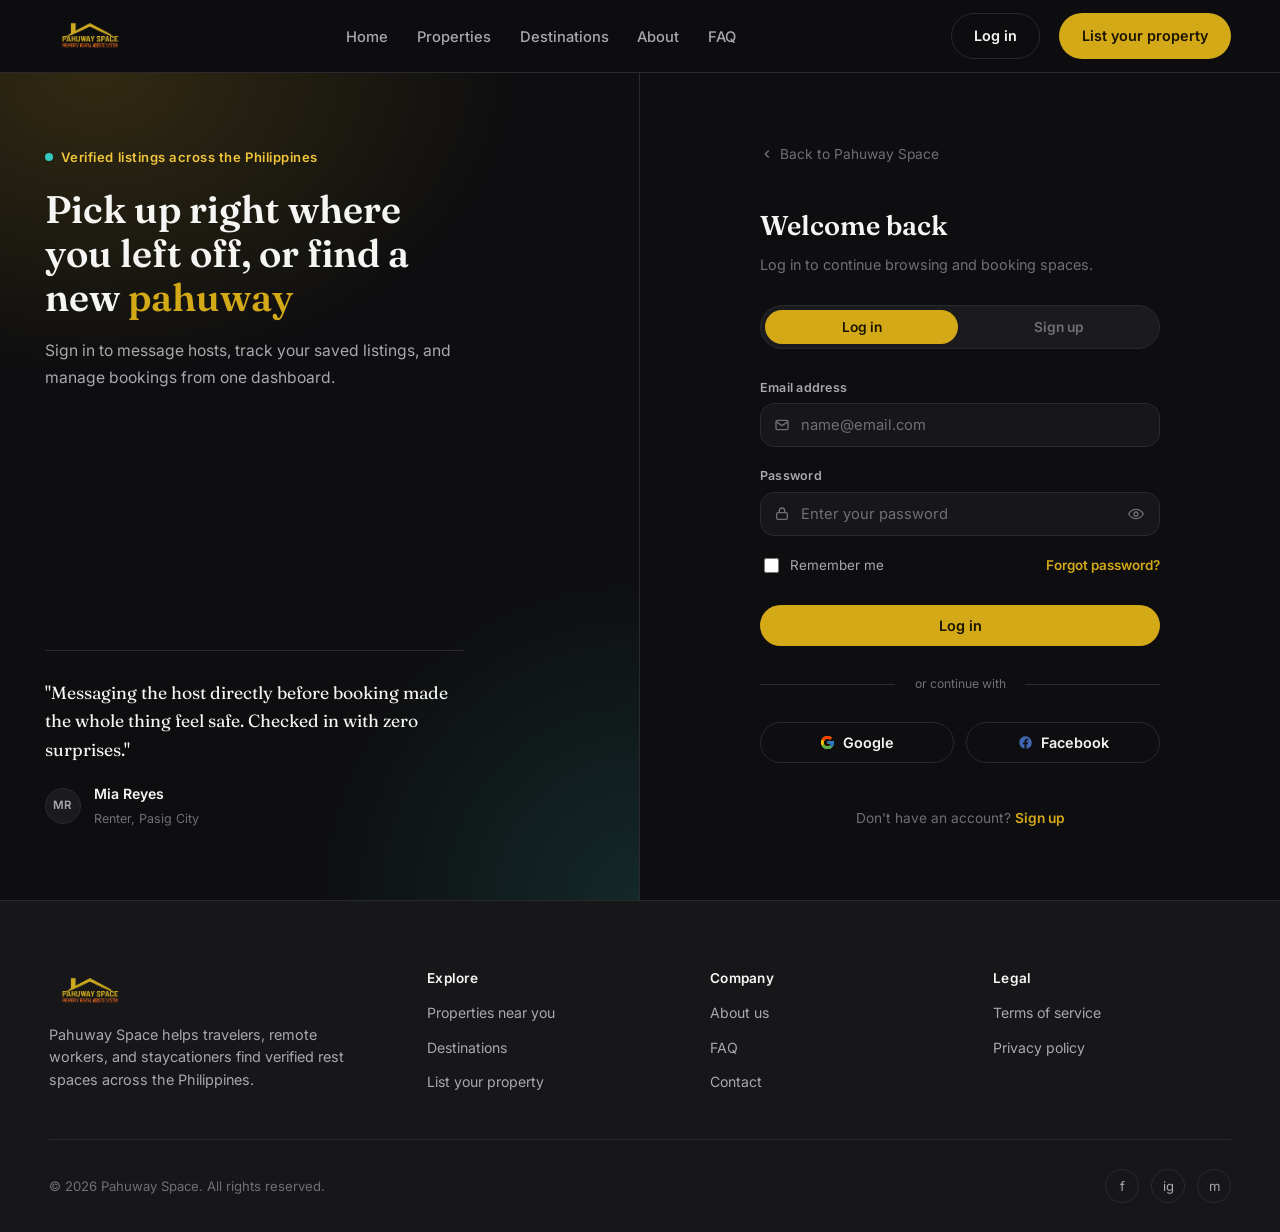
<file: member-home.html>
<!DOCTYPE html>
<html lang="en">
<head>
  <meta charset="UTF-8" />
  <meta name="viewport" content="width=device-width, initial-scale=1.0" />
  <title>Pahuway Space — My Dashboard</title>
  <meta name="description" content="Browse and book verified rental properties across the Philippines on Pahuway Space." />

  <link rel="icon" href="assets/images/Pahuway_Space_LOGO.png" />

  <script>
  fetch("api/session.php")
    .then(response => response.json())
    .then(data => {
      if (!data.loggedIn) {
        window.location.href = "login.html";
      }
    })
    .catch(error => {
      console.error("Session check failed:", error);
      window.location.href = "login.html";
    });
  </script> 

  <link rel="preconnect" href="https://fonts.googleapis.com" />
  <link href="https://fonts.googleapis.com/css2?family=Fraunces:wght@500;600;700&family=Inter:wght@400;500;600;700;800&display=swap" rel="stylesheet" />

  <!-- Modular stylesheets (same as index.html)   -->
  <link rel="stylesheet" href="css/base.css" />
  <link rel="stylesheet" href="css/layout.css" />
  <link rel="stylesheet" href="css/cards.css" />
  <link rel="stylesheet" href="css/sections.css" />
  <link rel="stylesheet" href="css/responsive.css" />

  <!-- Booking modal styles (real booking form lives on this page) -->
  <link rel="stylesheet" href="css/modal.css" />
</head>
<body>

  <!-- ============ HEADER ============ -->
  <header class="site-header">
    <div class="container site-header__inner">
      <a href="member-home.html" class="brand">
        <img src="assets/images/Pahuway_Space_LOGO.png" alt="Pahuway Space" class="brand__logo" />
        <span class="visually-hidden">Pahuway Space — Property Rental Website System</span>
      </a>

      <nav class="main-nav" id="main-nav" aria-label="Primary">
        <ul class="main-nav__list">
          <li><a href="#top" aria-current="page">Home</a></li>
          <li><a href="#properties-near-you">Properties</a></li>
          <li><a href="#destinations">Destinations</a></li>
          <li><a href="#about">About</a></li>
          <li><a href="#faq">FAQ</a></li>
        </ul>
      </nav>

      <div class="header-actions">
        <!-- UPDATED: logging out now happens from the dashboard, with a
             confirmation step, instead of instantly here. -->
        <a href="dashboard.html" class="btn btn--ghost">My Account</a>
        <a href="list-property.html" class="btn btn--primary">
            List your property
        </a>
        <button id="nav-toggle" class="nav-toggle" aria-label="Toggle menu" aria-expanded="false">
          <svg width="22" height="22" viewBox="0 0 24 24" fill="none" stroke="currentColor" stroke-width="2"><path d="M3 6h18M3 12h18M3 18h18"/></svg>
        </button>
      </div>
    </div>
  </header>

  <main id="top">

    <!-- ============ HERO ============ -->
    <section class="hero">
      <img src="assets/images/HOME_PAGE_BG_PHOTO.png" alt="" class="hero__bg" aria-hidden="true" />
      <div class="hero__scrim" aria-hidden="true"></div>

      <div class="container">
        <div class="hero__content">
          <h1>Welcome back — find your next <span class="accent">pahuway</span></h1>
        </div>

        <form class="search-panel" id="search-form">
          <div class="search-field">
            <label for="search-location">Location</label>
            <input id="search-location" name="location" type="text" placeholder="City or neighborhood" />
          </div>
          <div class="search-field">
            <label for="search-type">Property type</label>
            <select id="search-type" name="type">
              <option value="">Any type</option>
              <option value="townhouse">Townhouse</option>
              <option value="condominium">Condominium</option>
              <option value="dormitory">Dormitory</option>
              <option value="house-and-lot">House and lot</option>
            </select>
          </div>
          <div class="search-field">
            <label for="search-budget">Monthly budget</label>
            <select id="search-budget" name="budget">
              <option value="">Any budget</option>
              <option value="0-10000">Under ₱10,000</option>
              <option value="10000-25000">₱10,000 – ₱25,000</option>
              <option value="25000-60000">₱25,000 – ₱60,000</option>
              <option value="60000+">₱60,000+</option>
            </select>
          </div>
          <button type="submit" class="btn btn--primary">Search</button>
        </form>

        <div class="hero__stats" id="hero-stats"></div>
      </div>
    </section>

    <!-- ============ PROPERTIES NEAR YOU ============ -->
    <section class="section" id="properties-near-you">
      <div class="container">
        <div class="section-heading">
          <span class="section-heading__kicker">Your home, away from home</span>
          <h2>Properties for Rent <span class="accent">Near You</span></h2>
        </div>

        <div class="carousel">
          <button class="carousel__nav carousel__nav--prev" id="near-you-prev" aria-label="Previous properties">
            <svg width="18" height="18" viewBox="0 0 24 24" fill="none" stroke="currentColor" stroke-width="2.4"><path d="m15 18-6-6 6-6"/></svg>
          </button>
          <div class="carousel__track" id="near-you-track"></div>
          <button class="carousel__nav carousel__nav--next" id="near-you-next" aria-label="Next properties">
            <svg width="18" height="18" viewBox="0 0 24 24" fill="none" stroke="currentColor" stroke-width="2.4"><path d="m9 18 6-6-6-6"/></svg>
          </button>
        </div>
      </div>
    </section>

    <!-- ============ FEATURED NEW PROPERTIES ============ -->
    <section class="section section--tight">
      <div class="container">
        <div class="section-heading">
          <span class="section-heading__kicker">Newly introduced properties</span>
          <h2>Featured New Properties <span class="accent">For Rent</span></h2>
        </div>

        <div class="carousel">
          <button class="carousel__nav carousel__nav--prev" id="featured-new-prev" aria-label="Previous properties">
            <svg width="18" height="18" viewBox="0 0 24 24" fill="none" stroke="currentColor" stroke-width="2.4"><path d="m15 18-6-6 6-6"/></svg>
          </button>
          <div class="carousel__track" id="featured-new-track"></div>
          <button class="carousel__nav carousel__nav--next" id="featured-new-next" aria-label="Next properties">
            <svg width="18" height="18" viewBox="0 0 24 24" fill="none" stroke="currentColor" stroke-width="2.4"><path d="m9 18 6-6-6-6"/></svg>
          </button>
        </div>
      </div>
    </section>

    <!-- ============ RECENTLY RENTED ============ -->
    <section class="section section--tight">
      <div class="container">
        <div class="section-heading">
          <span class="section-heading__kicker">Success rents in the list</span>
          <h2>Recently Rented <span class="accent">Properties</span></h2>
        </div>

        <div class="carousel">
          <button class="carousel__nav carousel__nav--prev" id="recently-rented-prev" aria-label="Previous properties">
            <svg width="18" height="18" viewBox="0 0 24 24" fill="none" stroke="currentColor" stroke-width="2.4"><path d="m15 18-6-6 6-6"/></svg>
          </button>
          <div class="carousel__track" id="recently-rented-track"></div>
          <button class="carousel__nav carousel__nav--next" id="recently-rented-next" aria-label="Next properties">
            <svg width="18" height="18" viewBox="0 0 24 24" fill="none" stroke="currentColor" stroke-width="2.4"><path d="m9 18 6-6-6-6"/></svg>
          </button>
        </div>
      </div>
    </section>

    <hr class="divider container" />

    <!-- ============ DESTINATIONS ============ -->
    <section class="section section--tight" id="destinations">
      <div class="container">
        <div class="section-heading">
          <span class="section-heading__kicker">Most popular places to rent properties</span>
          <h2>Popular Rental Destinations <span class="accent">in the Philippines</span></h2>
        </div>

        <div class="carousel">
          <button class="carousel__nav carousel__nav--prev" id="destinations-prev" aria-label="Previous destinations">
            <svg width="18" height="18" viewBox="0 0 24 24" fill="none" stroke="currentColor" stroke-width="2.4"><path d="m15 18-6-6 6-6"/></svg>
          </button>
          <div class="destinations__track" id="destinations-track"></div>
          <button class="carousel__nav carousel__nav--next" id="destinations-next" aria-label="Next destinations">
            <svg width="18" height="18" viewBox="0 0 24 24" fill="none" stroke="currentColor" stroke-width="2.4"><path d="m9 18 6-6-6-6"/></svg>
          </button>
        </div>
      </div>
    </section>

    <!-- ============ ABOUT ============ -->
    <section class="section section--tight" id="about">
      <div class="container">
        <div class="section-heading section-heading--split">
          <div>
            <span class="section-heading__kicker">About Pahuway Space</span>
            <h2>Best Rental Platform <span class="accent">in the Market</span></h2>
          </div>
          <a href="#" class="text-link">Learn more about Pahuway Space →</a>
        </div>

        <div class="about" id="about-content">
          <div class="about__grid">
            <div class="about__col about__col--find">
              <h3></h3>
              <p></p>
            </div>
            <div class="about__col about__col--why">
              <h3></h3>
              <p></p>
            </div>
          </div>
        </div>
      </div>
    </section>

    <!-- ============ FAQ ============ -->
    <section class="section section--tight" id="faq">
      <div class="container">
        <div class="section-heading section-heading--split">
          <div>
            <span class="section-heading__kicker">Asked by many</span>
            <h2>Frequently Asked <span class="accent">Questions</span></h2>
          </div>
          <a href="#" class="text-link">Visit our help center →</a>
        </div>

        <div class="faq__grid" id="faq-grid"></div>
      </div>
    </section>

  </main>

  <!-- ============ FOOTER ============ -->
  <footer class="site-footer">
    <div class="container">
      <div class="footer-grid">
        <div class="footer-brand">
          <img src="assets/images/Pahuway_Space_LOGO.png" alt="Pahuway Space" class="brand__logo" />
          <p>Pahuway Space helps travelers, remote workers, and staycationers find verified rest spaces across the Philippines.</p>
        </div>
        <div class="footer-col">
          <h4>Explore</h4>
          <ul>
            <li><a href="#properties-near-you">Properties near you</a></li>
            <li><a href="#destinations">Destinations</a></li>
            <li><a href="#">List your property</a></li>
          </ul>
        </div>
        <div class="footer-col">
          <h4>Company</h4>
          <ul>
            <li><a href="#about">About us</a></li>
            <li><a href="#faq">FAQ</a></li>
            <li><a href="#">Contact</a></li>
          </ul>
        </div>
        <div class="footer-col">
          <h4>Legal</h4>
          <ul>
            <li><a href="#">Terms of service</a></li>
            <li><a href="#">Privacy policy</a></li>
          </ul>
        </div>
      </div>

      <div class="footer-bottom">
        <span>© <span id="footer-year"></span> Pahuway Space. All rights reserved.</span>
        <div class="footer-socials">
          <a href="#" aria-label="Facebook">f</a>
          <a href="#" aria-label="Instagram">ig</a>
          <a href="#" aria-label="Messenger">m</a>
        </div>
      </div>
    </div>
  </footer>

  <!-- Data layer (swap for real API calls later) -->
  <script src="js/data.js"></script>

  <!-- Reusable UI components -->
  <script src="js/components/propertyCard.js"></script>
  <script src="js/components/carousel.js"></script>
  <!-- Real booking modal — this page is for logged-in users -->
  <script src="js/components/bookingModal.js"></script>

  <!-- Section modules -->
  <script src="js/sections/propertySections.js"></script>
  <script src="js/sections/destinations.js"></script>
  <script src="js/sections/content.js"></script>

  <!-- ADDED: logged-in users get the real booking modal on card click -->
  <script>
    window.onPropertyCardOpen = function (property) {
      BookingModal.open(property);
    };
  </script>

  <!-- App bootstrapsssssssssssssssssssssss -->
  <script src="js/main.js"></script>
</body>
</html>
</file>
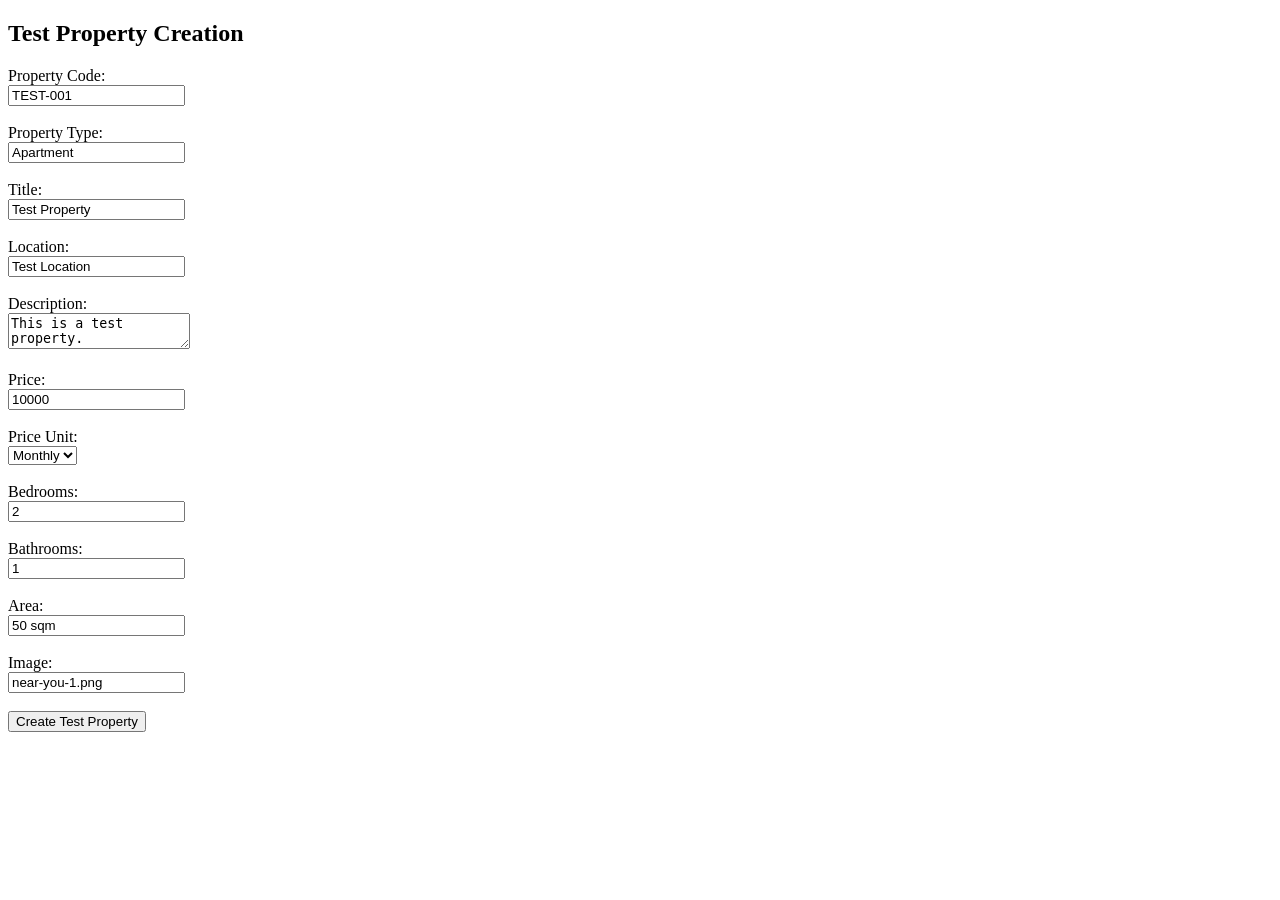
<file: api/test-create-property.html>
<!DOCTYPE html>
<html>
<head>
    <title>Test Create Property</title>
</head>
<body>

<h2>Test Property Creation</h2>

<form action="create-property.php" method="POST">

    <label>Property Code:</label><br>
    <input type="text" name="property_code" value="TEST-001"><br><br>

    <label>Property Type:</label><br>
    <input type="text" name="property_type" value="Apartment"><br><br>

    <label>Title:</label><br>
    <input type="text" name="title" value="Test Property"><br><br>

    <label>Location:</label><br>
    <input type="text" name="location" value="Test Location"><br><br>

    <label>Description:</label><br>
    <textarea name="description">This is a test property.</textarea><br><br>

    <label>Price:</label><br>
    <input type="number" name="price" value="10000"><br><br>

    <label>Price Unit:</label><br>
    <select name="price_unit">
        <option value="monthly">Monthly</option>
        <option value="daily">Daily</option>
    </select><br><br>

    <label>Bedrooms:</label><br>
    <input type="number" name="bedrooms" value="2"><br><br>

    <label>Bathrooms:</label><br>
    <input type="number" name="bathrooms" value="1"><br><br>

    <label>Area:</label><br>
    <input type="text" name="area" value="50 sqm"><br><br>

    <label>Image:</label><br>
    <input type="text" name="image" value="near-you-1.png"><br><br>

    <button type="submit">Create Test Property</button>

</form>

</body>
</html>
</file>
<file: css/base.css>
/* ==========================================================================
   Pahuway Space Design Tokens & Base Styles
   Edit colors, type and spacing here to re-skin the whole site.
   ========================================================================== */

:root {
  /* ---- Brand palette (sampled from the Pahuway Space logo) ---- */
  --color-gold: #d4a917;
  --color-gold-bright: #f0c53a;
  --color-rust: #e2622c;
  --color-teal: #33c9c0;

  /* ---- Surfaces ---- */
  --color-bg: #0e0e10;
  --color-bg-raised: #17171a;
  --color-card: #1b1b1e;
  --color-card-border: #2a2a2e;

  /* ---- Text ---- */
  --color-text: #f5f5f3;
  --color-text-dim: #a8a8ad;
  --color-text-faint: #6f6f75;

  /* ---- Status ---- */
  --color-verified: #4fb3ff;

  /* ---- Type ---- */
  --font-display: "Fraunces", "Georgia", serif;
  --font-body: "Inter", "Helvetica Neue", Arial, sans-serif;

  /* ---- Spacing scale ---- */
  --space-1: 0.4rem;
  --space-2: 0.8rem;
  --space-3: 1.2rem;
  --space-4: 1.8rem;
  --space-5: 2.8rem;
  --space-6: 4.4rem;
  --space-7: 6.8rem;

  /* ---- Radius / shadow ---- */
  --radius-card: 14px;
  --radius-pill: 999px;
  --shadow-card: 0 14px 30px -18px rgba(0, 0, 0, 0.65);

  /* ---- Layout ---- */
  --content-width: 1240px;
}

*,
*::before,
*::after {
  box-sizing: border-box;
}

html {
  scroll-behavior: smooth;
}

body {
  margin: 0;
  background: var(--color-bg);
  color: var(--color-text);
  font-family: var(--font-body);
  font-size: 16px;
  line-height: 1.55;
  -webkit-font-smoothing: antialiased;
}

img {
  max-width: 100%;
  display: block;
}

a {
  color: inherit;
  text-decoration: none;
}

button {
  font-family: inherit;
  cursor: pointer;
}

ul {
  list-style: none;
  margin: 0;
  padding: 0;
}

h1, h2, h3, h4 {
  font-family: var(--font-display);
  font-weight: 600;
  line-height: 1.15;
  margin: 0;
}

p {
  margin: 0;
}

.container {
  width: 100%;
  max-width: var(--content-width);
  margin-inline: auto;
  padding-inline: var(--space-4);
}

.section {
  padding-block: var(--space-6);
}

.section--tight {
  padding-block: var(--space-5);
}

.section-heading {
  margin-bottom: var(--space-4);
}

.section-heading__kicker {
  display: block;
  color: var(--color-gold);
  font-size: 0.8rem;
  font-weight: 600;
  letter-spacing: 0.06em;
  margin-bottom: var(--space-2);
}

.section-heading__kicker::before,
.section-heading__kicker::after {
  content: "";
  display: inline-block;
  width: 22px;
  border-top: 1px solid var(--color-gold);
  vertical-align: middle;
  margin-inline: 8px 8px;
}

.section-heading__kicker::before {
  margin-left: 0;
}

.section-heading h2 {
  font-size: clamp(1.7rem, 2.6vw, 2.4rem);
}

.section-heading h2 .accent {
  color: var(--color-gold);
}

.section-heading--split {
  display: flex;
  align-items: flex-end;
  justify-content: space-between;
  gap: var(--space-4);
}

.text-link {
  color: var(--color-gold);
  font-size: 0.9rem;
  font-weight: 600;
  white-space: nowrap;
}

.text-link:hover {
  text-decoration: underline;
}

.visually-hidden {
  position: absolute;
  width: 1px;
  height: 1px;
  overflow: hidden;
  clip: rect(0 0 0 0);
  white-space: nowrap;
}

/* Reduced motion */
@media (prefers-reduced-motion: reduce) {
  html {
    scroll-behavior: auto;
  }
  * {
    animation-duration: 0.001ms !important;
    animation-iteration-count: 1 !important;
    transition-duration: 0.001ms !important;
  }
}

select {
  color-scheme: dark;
}

select option {
  background: var(--color-bg-raised);
  color: var(--color-text);
}
</file>
<file: admin/admin.css>
body { background: var(--color-bg); color: var(--color-text); font-family: var(--font-body); margin: 0; }
.adm-top { border-bottom: 1px solid var(--color-card-border); background: var(--color-bg-raised); }
.adm-top__inner { max-width: 1400px; margin: 0 auto; padding: 16px 24px; display: flex; align-items: center; gap: 24px; flex-wrap: wrap; }
.adm-top h1 { font-family: var(--font-display); font-size: 1.4rem; margin: 0; flex: 1; }
.adm-back { color: var(--color-text-dim); text-decoration: none; font-size: .9rem; }
.adm-back:hover { color: var(--color-gold); }
.adm-top__who { color: var(--color-text-faint); font-size: .85rem; }
.adm-main { max-width: 1400px; margin: 0 auto; padding: 24px; }
.adm-tabs { display: flex; gap: 8px; flex-wrap: wrap; margin-bottom: 16px; }
.adm-tab { padding: 8px 16px; border: 1px solid var(--color-card-border); border-radius: 999px; background: transparent; color: var(--color-text-dim); font: inherit; font-size: .9rem; cursor: pointer; }
.adm-tab small { color: var(--color-text-faint); margin-left: 4px; }
.adm-tab.is-active { border-color: var(--color-gold); color: var(--color-gold); }
.adm-toolbar { display: flex; gap: 12px; align-items: center; margin-bottom: 16px; flex-wrap: wrap; }
.adm-toolbar input { flex: 1; min-width: 200px; padding: 10px 14px; background: var(--color-bg-raised); border: 1px solid var(--color-card-border); border-radius: 10px; color: var(--color-text); font: inherit; }
.adm-toolbar input:focus, .adm-field input:focus, .adm-field select:focus, .adm-field textarea:focus { outline: none; border-color: var(--color-gold); }
.adm-count { color: var(--color-text-faint); font-size: .85rem; }
.adm-table-wrap { overflow-x: auto; border: 1px solid var(--color-card-border); border-radius: 12px; background: var(--color-card); }
.adm-table { width: 100%; border-collapse: collapse; font-size: .85rem; }
.adm-table th, .adm-table td { padding: 10px 14px; text-align: left; border-bottom: 1px solid var(--color-card-border); vertical-align: top; }
.adm-table th { color: var(--color-text-dim); font-weight: 600; white-space: nowrap; background: var(--color-bg-raised); }
.adm-table td { max-width: 280px; overflow: hidden; text-overflow: ellipsis; white-space: nowrap; }
.adm-table tr:last-child td { border-bottom: 0; }
.adm-null { color: var(--color-text-faint); font-style: italic; }
.adm-row-actions { white-space: nowrap; display: flex; gap: 6px; }
.adm-empty { padding: 32px; text-align: center; color: var(--color-text-faint); }
.adm-pager { display: flex; justify-content: center; align-items: center; gap: 16px; margin-top: 16px; color: var(--color-text-dim); font-size: .9rem; }
.adm-btn { padding: 8px 14px; background: transparent; color: var(--color-text); border: 1px solid var(--color-card-border); border-radius: 999px; font: inherit; font-size: .85rem; cursor: pointer; }
.adm-btn:hover:not(:disabled) { border-color: var(--color-gold); color: var(--color-gold); }
.adm-btn:disabled { opacity: .4; cursor: default; }
.adm-btn--primary { background: var(--color-gold); border-color: var(--color-gold); color: #111; font-weight: 600; }
.adm-btn--primary:hover:not(:disabled) { background: var(--color-gold-bright); color: #111; }
.adm-btn--danger { border-color: #c0392b; color: #ff7b6b; }
.adm-btn--danger:hover:not(:disabled) { background: #c0392b; border-color: #c0392b; color: #fff; }
.adm-denied { max-width: 520px; margin: 80px auto; text-align: center; color: var(--color-text-dim); padding: 0 24px; }
.adm-dialog { width: min(560px, calc(100% - 2rem)); max-height: 90vh; padding: 24px; background: var(--color-card); color: var(--color-text); border: 1px solid var(--color-card-border); border-radius: 16px; }
.adm-dialog::backdrop { background: rgba(0,0,0,.6); }
.adm-dialog h2 { font-family: var(--font-display); font-size: 1.2rem; margin: 0 0 16px; }
.adm-fields { display: grid; gap: 12px; margin-bottom: 12px; }
.adm-field { display: grid; gap: 6px; margin-bottom: 12px; font-size: .85rem; color: var(--color-text-dim); }
.adm-fields .adm-field { margin-bottom: 0; }
.adm-field small { color: var(--color-text-faint); }
.adm-field input, .adm-field select, .adm-field textarea { padding: 10px 12px; background: var(--color-bg-raised); border: 1px solid var(--color-card-border); border-radius: 8px; color: var(--color-text); font: inherit; width: 100%; box-sizing: border-box; }
.adm-field textarea { min-height: 90px; resize: vertical; }
.adm-field input:disabled { opacity: .5; }
.adm-error { color: #ff7b6b; font-size: .85rem; margin: 0 0 12px; }
.adm-muted { color: var(--color-text-dim); font-size: .9rem; overflow-wrap: anywhere; }
.adm-actions { display: flex; justify-content: flex-end; gap: 10px; }
</file>
<file: css/layout.css>
/* ==========================================================================
   Header / Hero / Footer
   ========================================================================== */

/* ---------- Header ---------- */
.site-header {
  position: sticky;
  top: 0;
  z-index: 100;
  background: rgba(14, 14, 16, 0.9);
  backdrop-filter: blur(10px);
  border-bottom: 1px solid var(--color-card-border);
}

.site-header__inner {
  display: flex;
  align-items: center;
  justify-content: space-between;
  gap: var(--space-4);
  padding-block: var(--space-2);
}

.brand {
  display: flex;
  align-items: center;
  gap: var(--space-2);
}

.brand__logo {
  height: 40px;
  width: auto;
}

.brand__name {
  font-family: var(--font-display);
  font-size: 1.1rem;
  font-weight: 700;
  letter-spacing: 0.01em;
}

.brand__name span {
  color: var(--color-gold);
}

.main-nav__list {
  display: flex;
  gap: var(--space-4);
}

.main-nav__list a {
  font-size: 0.92rem;
  color: var(--color-text-dim);
  font-weight: 500;
  transition: color 0.15s ease;
}

.main-nav__list a:hover,
.main-nav__list a[aria-current="page"] {
  color: var(--color-text);
}

.header-actions {
  display: flex;
  align-items: center;
  gap: var(--space-3);
}

.nav-toggle {
  display: none;
  background: none;
  border: none;
  color: var(--color-text);
  padding: 6px;
}

/* ---------- Buttons ---------- */
.btn {
  display: inline-flex;
  align-items: center;
  justify-content: center;
  gap: 8px;
  padding: 11px 22px;
  border-radius: var(--radius-pill);
  font-size: 0.9rem;
  font-weight: 600;
  border: 1px solid transparent;
  transition: transform 0.15s ease, background 0.15s ease, border-color 0.15s ease;
}

.btn:active {
  transform: scale(0.97);
}

.btn--primary {
  background: var(--color-gold);
  color: #1a1400;
}

.btn--primary:hover {
  background: var(--color-gold-bright);
}

.btn--ghost {
  background: transparent;
  border-color: var(--color-card-border);
  color: var(--color-text);
}

.btn--ghost:hover {
  border-color: var(--color-gold);
  color: var(--color-gold);
}

/* ---------- Hero ---------- */
.hero {
  position: relative;
  min-height: 560px;
  display: flex;
  align-items: center;
  background-color: #050506;
  overflow: hidden;
}

.hero__bg {
  position: absolute;
  inset: 0;
  width: 100%;
  height: 100%;
  object-fit: cover;
  opacity: 0.55;
}

.hero__scrim {
  position: absolute;
  inset: 0;
  background: linear-gradient(180deg, rgba(7, 7, 8, 0.55) 0%, rgba(7, 7, 8, 0.75) 55%, #0e0e10 100%);
}

.hero__content {
  position: relative;
  z-index: 2;
  max-width: 680px;
}

.hero__eyebrow {
  display: inline-flex;
  align-items: center;
  gap: 8px;
  color: var(--color-gold-bright);
  font-size: 0.82rem;
  font-weight: 600;
  letter-spacing: 0.04em;
  margin-bottom: var(--space-3);
}

.hero__eyebrow::before {
  content: "";
  width: 8px;
  height: 8px;
  border-radius: 50%;
  background: var(--color-teal);
}

.hero h1 {
  font-size: clamp(2.2rem, 4.6vw, 3.6rem);
  color: #fff;
  margin-bottom: var(--space-3);
}

.hero h1 .accent {
  color: var(--color-gold);
}

.hero p {
  color: var(--color-text-dim);
  font-size: 1.05rem;
  max-width: 520px;
  margin-bottom: var(--space-4);
}

/* Search panel */
.search-panel {
  position: relative;
  z-index: 2;
  margin-top: var(--space-5);
  background: rgba(23, 23, 26, 0.85);
  border: 1px solid var(--color-card-border);
  border-radius: 18px;
  padding: var(--space-3);
  display: grid;
  grid-template-columns: 1.4fr 1fr 1fr auto;
  gap: var(--space-2);
  backdrop-filter: blur(6px);
}

.search-field {
  display: flex;
  flex-direction: column;
  gap: 4px;
  padding: 6px 14px;
  border-radius: 12px;
  background: var(--color-bg-raised);
  border: 1px solid var(--color-card-border);
}

.search-field label {
  font-size: 0.68rem;
  color: var(--color-text-faint);
  font-weight: 600;
  letter-spacing: 0.03em;
}

.search-field select,
.search-field input {
  background: transparent;
  border: none;
  color: var(--color-text);
  font-size: 0.92rem;
  padding: 0;
  outline: none;
  font-family: var(--font-body);
}

.search-panel .btn {
  align-self: stretch;
  padding-inline: 26px;
}

.hero__stats {
  position: relative;
  z-index: 2;
  display: flex;
  gap: var(--space-6);
  margin-top: var(--space-5);
}

.hero__stat strong {
  display: block;
  font-family: var(--font-display);
  font-size: 1.6rem;
  color: var(--color-gold);
}

.hero__stat span {
  font-size: 0.82rem;
  color: var(--color-text-dim);
}

/* ---------- Footer ---------- */
.site-footer {
  border-top: 1px solid var(--color-card-border);
  padding-block: var(--space-6) var(--space-4);
  background: var(--color-bg-raised);
}

.footer-grid {
  display: grid;
  grid-template-columns: 1.4fr 1fr 1fr 1fr;
  gap: var(--space-5);
  padding-bottom: var(--space-5);
}

.footer-brand p {
  color: var(--color-text-dim);
  font-size: 0.9rem;
  margin-top: var(--space-2);
  max-width: 320px;
}

.footer-col h4 {
  font-family: var(--font-body);
  font-size: 0.85rem;
  color: var(--color-text);
  margin-bottom: var(--space-2);
  letter-spacing: 0.02em;
}

.footer-col ul {
  display: flex;
  flex-direction: column;
  gap: 10px;
}

.footer-col a {
  font-size: 0.88rem;
  color: var(--color-text-dim);
}

.footer-col a:hover {
  color: var(--color-gold);
}

.footer-bottom {
  display: flex;
  align-items: center;
  justify-content: space-between;
  padding-top: var(--space-4);
  border-top: 1px solid var(--color-card-border);
  color: var(--color-text-faint);
  font-size: 0.82rem;
  flex-wrap: wrap;
  gap: var(--space-2);
}

.footer-socials {
  display: flex;
  gap: 12px;
}

.footer-socials a {
  width: 34px;
  height: 34px;
  border-radius: 50%;
  border: 1px solid var(--color-card-border);
  display: flex;
  align-items: center;
  justify-content: center;
  color: var(--color-text-dim);
}

.footer-socials a:hover {
  color: var(--color-gold);
  border-color: var(--color-gold);
}
</file>
<file: css/cards.css>
/* ==========================================================================
   Property Card component (reused across Near You / New / Rented sections)
   ========================================================================== */

.carousel {
  position: relative;
}

.carousel__track {
  display: grid;
  grid-auto-flow: column;
  grid-auto-columns: minmax(300px, 1fr);
  gap: var(--space-3);
  overflow-x: auto;
  scroll-snap-type: x mandatory;
  padding-bottom: 6px;
  scrollbar-width: none;
}

.carousel__track::-webkit-scrollbar {
  display: none;
}

.carousel__track > * {
  scroll-snap-align: start;
}

.carousel__nav {
  position: absolute;
  top: 42%;
  transform: translateY(-50%);
  width: 42px;
  height: 42px;
  border-radius: 50%;
  border: none;
  background: #fff;
  color: #111;
  display: flex;
  align-items: center;
  justify-content: center;
  box-shadow: 0 8px 18px rgba(0, 0, 0, 0.35);
  transition: background 0.15s ease;
  z-index: 3;
}

.carousel__nav:hover {
  background: var(--color-gold-bright);
}

.carousel__nav:disabled {
  opacity: 0.35;
  cursor: default;
  background: #fff;
}

.carousel__nav--prev {
  left: -20px;
}

.carousel__nav--next {
  right: -20px;
}

@media (max-width: 720px) {
  .carousel__nav {
    display: none;
  }
}

/* ---- Card ---- */
.property-card {
  background: var(--color-card);
  border: 1px solid var(--color-card-border);
  border-radius: var(--radius-card);
  overflow: hidden;
  box-shadow: var(--shadow-card);
  display: flex;
  flex-direction: column;
  /* ---- ADDED: whole card is clickable to open the booking modal ---- */
  cursor: pointer;
  transition: transform 0.18s ease, border-color 0.18s ease;
}

.property-card:hover {
  transform: translateY(-3px);
  border-color: var(--color-gold-bright);
}

.property-card:focus-visible {
  outline: 2px solid var(--color-gold);
  outline-offset: 2px;
}
/* ---- END ADDED ---- */

.property-card__media {
  position: relative;
  aspect-ratio: 4 / 3;
  overflow: hidden;
  background: #111;
}

.property-card__media img {
  width: 100%;
  height: 100%;
  object-fit: cover;
}

.property-card__badge {
  position: absolute;
  top: 12px;
  left: 12px;
  padding: 5px 12px;
  border-radius: var(--radius-pill);
  background: rgba(15, 15, 17, 0.78);
  color: #fff;
  font-size: 0.68rem;
  font-weight: 700;
  letter-spacing: 0.05em;
  text-transform: uppercase;
}

.property-card__fav {
  position: absolute;
  top: 10px;
  right: 10px;
  width: 34px;
  height: 34px;
  border-radius: 50%;
  border: none;
  background: rgba(51, 201, 192, 0.92);
  color: #fff;
  display: flex;
  align-items: center;
  justify-content: center;
  transition: transform 0.15s ease, background 0.15s ease;
}

.property-card__fav:hover {
  transform: scale(1.08);
}

.property-card__fav[aria-pressed="true"] {
  background: var(--color-rust);
}

.property-card__fav svg {
  width: 16px;
  height: 16px;
  fill: none;
  stroke: currentColor;
  stroke-width: 2;
}

.property-card__fav[aria-pressed="true"] svg {
  fill: currentColor;
}

.property-card__status {
  position: absolute;
  inset: 0;
  display: flex;
  align-items: center;
  justify-content: center;
  background: rgba(10, 10, 11, 0.35);
}

.property-card__status span {
  font-size: 1.1rem;
  font-weight: 800;
  letter-spacing: 0.22em;
  color: #fff;
  text-transform: uppercase;
  text-shadow: 0 2px 10px rgba(0, 0, 0, 0.7);
}

.property-card--rented .property-card__media img {
  filter: saturate(0.7) brightness(0.75);
}

.property-card__body {
  padding: var(--space-3);
  display: flex;
  flex-direction: column;
  gap: 8px;
  flex: 1;
}

.property-card__code {
  display: flex;
  align-items: center;
  gap: 6px;
  font-size: 0.72rem;
  color: var(--color-text-faint);
  letter-spacing: 0.02em;
}

.property-card__code svg {
  width: 12px;
  height: 12px;
  stroke: currentColor;
  fill: none;
}

.property-card__title {
  display: flex;
  align-items: flex-start;
  gap: 6px;
  font-family: var(--font-body);
  font-size: 0.98rem;
  font-weight: 700;
  color: var(--color-text);
  line-height: 1.3;
}

.property-card__title .verified {
  flex-shrink: 0;
  width: 16px;
  height: 16px;
  margin-top: 2px;
  color: var(--color-verified);
}

.property-card__location {
  display: flex;
  align-items: flex-start;
  gap: 6px;
  font-size: 0.8rem;
  color: var(--color-text-dim);
}

.property-card__location svg {
  width: 14px;
  height: 14px;
  flex-shrink: 0;
  margin-top: 2px;
  stroke: currentColor;
  fill: none;
}

.property-card__price {
  font-family: var(--font-display);
  font-size: 1.35rem;
  color: var(--color-gold);
  font-weight: 700;
}

.property-card__price span {
  font-family: var(--font-body);
  font-size: 0.78rem;
  color: var(--color-text-faint);
  font-weight: 500;
}

.property-card__specs {
  display: flex;
  gap: var(--space-3);
  font-size: 0.78rem;
  color: var(--color-text-dim);
  padding-top: 4px;
  border-top: 1px solid var(--color-card-border);
  margin-top: 2px;
}

.property-card__specs span {
  display: inline-flex;
  align-items: center;
  gap: 5px;
}

.property-card__specs svg {
  width: 14px;
  height: 14px;
  stroke: currentColor;
  fill: none;
}

.property-card__footer {
  display: flex;
  align-items: center;
  justify-content: space-between;
  padding-top: var(--space-2);
  margin-top: auto;
}

.property-card__agent {
  display: flex;
  align-items: center;
  gap: 8px;
}

.property-card__agent-avatar {
  width: 30px;
  height: 30px;
  border-radius: 50%;
  background: var(--color-bg-raised);
  border: 1px solid var(--color-card-border);
  display: flex;
  align-items: center;
  justify-content: center;
  font-size: 0.72rem;
  font-weight: 700;
  color: var(--color-gold);
}

.property-card__agent-name {
  font-size: 0.78rem;
  font-weight: 600;
  color: var(--color-text);
  line-height: 1.2;
}

.property-card__agent-role {
  font-size: 0.68rem;
  color: var(--color-text-faint);
}

.property-card__share {
  display: flex;
  gap: 6px;
}

.property-card__share button {
  width: 26px;
  height: 26px;
  border-radius: 50%;
  border: none;
  background: var(--color-bg-raised);
  color: var(--color-text-dim);
  display: flex;
  align-items: center;
  justify-content: center;
}

.property-card__share button:hover {
  color: var(--color-gold);
}

.property-card__share svg {
  width: 13px;
  height: 13px;
  stroke: currentColor;
  fill: none;
}

.search-results-grid {
  display: grid;
  grid-template-columns: repeat(3, minmax(0, 1fr));
  gap: var(--space-4);
}

.search-results-grid .property-card {
  min-width: 0;
}

#search-results-count {
  margin: -20px 0 24px;
  color: var(--color-text-muted);
  font-size: 14px;
}

@media (max-width: 1000px) {
  .search-results-grid {
    grid-template-columns: repeat(2, minmax(0, 1fr));
  }
}

@media (max-width: 650px) {
  .search-results-grid {
    grid-template-columns: 1fr;
  }
}
</file>
<file: css/sections.css>
/* ==========================================================================
   Destinations / About / FAQ
   ========================================================================== */

.divider {
  border: none;
  border-top: 1px solid var(--color-card-border);
  margin-block: var(--space-5);
}

/* ---- Destinations ---- */
.destinations__track {
  display: grid;
  grid-auto-flow: column;
  grid-auto-columns: minmax(160px, 1fr);
  gap: var(--space-3);
  overflow-x: auto;
  scroll-snap-type: x mandatory;
  scrollbar-width: none;
}

.destinations__track::-webkit-scrollbar {
  display: none;
}

.destination-tile {
  position: relative;
  scroll-snap-align: start;
  aspect-ratio: 3 / 4;
  border-radius: var(--radius-card);
  overflow: hidden;
  display: flex;
  align-items: flex-end;
  padding: var(--space-3);
  color: #fff;
  font-family: var(--font-display);
  font-size: 1.15rem;
  font-weight: 600;
  isolation: isolate;
}

.destination-tile::before {
  content: "";
  position: absolute;
  inset: 0;
  background: var(--tile-gradient, linear-gradient(160deg, #333, #111));
  z-index: -2;
}

.destination-tile::after {
  content: "";
  position: absolute;
  inset: 0;
  background: linear-gradient(180deg, rgba(0, 0, 0, 0) 40%, rgba(0, 0, 0, 0.75) 100%);
  z-index: -1;
}

.destination-tile__count {
  display: block;
  font-family: var(--font-body);
  font-size: 0.7rem;
  font-weight: 500;
  color: rgba(255, 255, 255, 0.75);
  margin-top: 2px;
}

/* ---- About ---- */
.about {
  background: var(--color-bg-raised);
  border-radius: 24px;
  padding: var(--space-5);
}

.about__grid {
  display: grid;
  grid-template-columns: 1fr 1fr;
  gap: var(--space-5);
}

.about__col h3 {
  font-size: 1.1rem;
  margin-bottom: var(--space-2);
  color: var(--color-text);
}

.about__col p {
  color: var(--color-text-dim);
  font-size: 0.94rem;
}

.about__col .highlight {
  color: var(--color-gold);
  font-weight: 600;
}

/* ---- FAQ ---- */
.faq__grid {
  display: grid;
  grid-template-columns: repeat(3, 1fr);
  gap: var(--space-3);
}

.faq-card {
  background: var(--color-card);
  border: 1px solid var(--color-card-border);
  border-radius: 16px;
  padding: var(--space-3);
}

.faq-card h4 {
  font-family: var(--font-body);
  font-size: 0.95rem;
  color: var(--color-gold);
  margin-bottom: 8px;
}

.faq-card p {
  font-size: 0.86rem;
  color: var(--color-text-dim);
}

/* ---- CTA banner ---- */
.cta-banner {
  position: relative;
  border-radius: 24px;
  overflow: hidden;
  padding: var(--space-6) var(--space-5);
  text-align: center;
  background: radial-gradient(circle at 30% 20%, rgba(212, 169, 23, 0.18), transparent 55%), var(--color-bg-raised);
  border: 1px solid var(--color-card-border);
}

.cta-banner h2 {
  font-size: clamp(1.6rem, 3vw, 2.2rem);
  margin-bottom: var(--space-2);
}

.cta-banner p {
  color: var(--color-text-dim);
  max-width: 480px;
  margin: 0 auto var(--space-4);
}

.cta-banner__actions {
  display: flex;
  gap: var(--space-2);
  justify-content: center;
}
</file>
<file: css/responsive.css>
/* ==========================================================================
   Responsive overrides
   ========================================================================== */

@media (max-width: 980px) {
  .main-nav {
    position: absolute;
    top: 100%;
    left: 0;
    right: 0;
    background: var(--color-bg-raised);
    border-bottom: 1px solid var(--color-card-border);
    display: none;
    padding: var(--space-3) var(--space-4);
  }

  .main-nav.is-open {
    display: block;
  }

  .main-nav__list {
    flex-direction: column;
    gap: var(--space-3);
  }

  .nav-toggle {
    display: flex;
  }

  .search-panel {
    grid-template-columns: 1fr 1fr;
  }

  .footer-grid {
    grid-template-columns: 1fr 1fr;
  }

  .about__grid {
    grid-template-columns: 1fr;
  }

  .faq__grid {
    grid-template-columns: 1fr;
  }
}

@media (max-width: 640px) {
  .section {
    padding-block: var(--space-5);
  }

  .hero {
    min-height: 480px;
  }

  .search-panel {
    grid-template-columns: 1fr;
  }

  .hero__stats {
    gap: var(--space-4);
    flex-wrap: wrap;
  }

  .carousel__track {
    grid-auto-columns: minmax(260px, 82%);
  }

  .footer-grid {
    grid-template-columns: 1fr;
    gap: var(--space-4);
  }

  .footer-bottom {
    flex-direction: column;
    align-items: flex-start;
  }

  .header-actions .btn--ghost {
    display: none;
  }

  .about {
    padding: var(--space-4);
  }
}
</file>
<file: css/modal.css>
.modal-overlay {
  position: fixed;
  inset: 0;
  z-index: 1000;
  display: flex;
  align-items: center;
  justify-content: center;
  padding: var(--space-3);
  background: rgba(6, 6, 7, 0.72);
  backdrop-filter: blur(4px);
  opacity: 0;
  pointer-events: none;
  transition: opacity 0.2s ease;
}

.modal-overlay.is-open {
  opacity: 1;
  pointer-events: auto;
}

.booking-modal {
  width: 100%;
  max-width: 520px;
  max-height: 90vh;
  overflow-y: auto;
  background: var(--color-card);
  border: 1px solid var(--color-card-border);
  border-radius: var(--radius-card);
  box-shadow: var(--shadow-card);
  transform: scale(0.96) translateY(8px);
  transition: transform 0.2s ease;
}

.modal-overlay.is-open .booking-modal {
  transform: scale(1) translateY(0);
}

/* ---------- Media header ---------- */
.booking-modal__media {
  position: relative;
  aspect-ratio: 16 / 9;
  background: var(--color-bg-raised);
  overflow: hidden;
}

.booking-modal__image {
  width: 100%;
  height: 100%;
  object-fit: cover;
  display: block;
}

.booking-modal__badge {
  position: absolute;
  top: 14px;
  left: 14px;
  padding: 5px 12px;
  border-radius: var(--radius-pill);
  background: rgba(15, 15, 17, 0.78);
  color: #fff;
  font-size: 0.68rem;
  font-weight: 700;
  letter-spacing: 0.05em;
  text-transform: uppercase;
}

.booking-modal__close {
  position: absolute;
  top: 12px;
  right: 12px;
  width: 34px;
  height: 34px;
  border-radius: 50%;
  border: none;
  background: rgba(15, 15, 17, 0.7);
  color: #fff;
  display: flex;
  align-items: center;
  justify-content: center;
}

.booking-modal__close:hover {
  background: rgba(15, 15, 17, 0.9);
}

/* ---------- Body ---------- */
.booking-modal__body {
  padding: var(--space-4);
}

.booking-modal__code {
  font-size: 0.72rem;
  color: var(--color-text-faint);
  margin-bottom: 6px;
}

.booking-modal__title {
  font-family: var(--font-display);
  font-size: 1.35rem;
  color: var(--color-text);
  margin-bottom: 6px;
}

.booking-modal__location {
  font-size: 0.88rem;
  color: var(--color-text-dim);
  margin-bottom: var(--space-2);
}

.booking-modal__specs {
  display: flex;
  gap: var(--space-3);
  font-size: 0.82rem;
  color: var(--color-text-dim);
  padding-bottom: var(--space-2);
  border-bottom: 1px solid var(--color-card-border);
  margin-bottom: var(--space-2);
}

/* Pets and parking */
.booking-modal__amenities {
  list-style: none;
  margin: 0 0 var(--space-2);
  padding: 0;
  display: flex;
  flex-direction: column;
  gap: 6px;
}

.booking-modal__amenities:empty {
  display: none;
}

.booking-modal__amenities li {
  display: flex;
  align-items: center;
  gap: 8px;
  font-size: 0.84rem;
  color: var(--color-text);
}

.amenity-icon {
  flex: none;
}

.amenity-icon--yes {
  color: var(--color-teal);
}

.amenity-icon--no {
  color: var(--color-rust);
}

.amenity-icon--info {
  color: var(--color-gold);
}

.amenity-note {
  color: var(--color-text-dim);
}

.booking-modal__price {
  font-family: var(--font-display);
  font-size: 1.5rem;
  font-weight: 700;
  color: var(--color-gold);
  margin-bottom: var(--space-2);
}

.booking-modal__price span {
  font-family: var(--font-body);
  font-size: 0.8rem;
  color: var(--color-text-faint);
  font-weight: 500;
}

.booking-modal__divider {
  border: none;
  border-top: 1px solid var(--color-card-border);
  margin: var(--space-3) 0;
}

/* ---------- Form ---------- */
.booking-field {
  margin-bottom: var(--space-3);
}

.booking-field label {
  display: block;
  font-size: 0.76rem;
  font-weight: 600;
  color: var(--color-text-dim);
  margin-bottom: 6px;
}

.booking-field input {
  width: 100%;
  background: var(--color-bg-raised);
  border: 1px solid var(--color-card-border);
  border-radius: var(--radius-card);
  padding: 11px 13px;
  color: var(--color-text);
  font-size: 0.9rem;
  font-family: var(--font-body);
  outline: none;
  transition: border-color 0.15s ease;
}

.booking-field input:focus {
  border-color: var(--color-gold);
}

.booking-field-row {
  display: grid;
  grid-template-columns: 0.8fr 1fr 1fr;
  gap: var(--space-2);
}

.booking-field-row--two {
  grid-template-columns: 0.8fr 1.2fr;
}

.booking-field-error {
  font-size: 0.76rem;
  color: var(--color-rust);
  margin: -6px 0 var(--space-2);
  display: none;
}

.booking-field-error.is-visible {
  display: block;
}

.booking-summary {
  background: var(--color-bg-raised);
  border: 1px solid var(--color-card-border);
  border-radius: var(--radius-card);
  padding: var(--space-3);
  margin-bottom: var(--space-3);
}

.booking-summary__row {
  display: flex;
  align-items: center;
  justify-content: space-between;
  font-size: 0.86rem;
  color: var(--color-text-dim);
}

.booking-summary__row + .booking-summary__row {
  margin-top: 8px;
  padding-top: 8px;
  border-top: 1px solid var(--color-card-border);
}

.booking-summary__row--total {
  font-weight: 700;
  color: var(--color-text);
  font-size: 0.98rem;
}

.booking-summary__row--total span:last-child {
  color: var(--color-gold);
  font-family: var(--font-display);
}

.booking-submit-block {
  width: 100%;
  margin-bottom: var(--space-2);
}

/* ---- ADDED: spinner shown on the submit button while "processing" ---- */
.booking-submit-block.is-loading {
  color: transparent !important;
  position: relative;
}

.booking-submit-block.is-loading::after {
  content: "";
  position: absolute;
  top: 50%;
  left: 50%;
  width: 16px;
  height: 16px;
  margin: -8px 0 0 -8px;
  border: 2px solid rgba(26, 20, 0, 0.3);
  border-top-color: #1a1400;
  border-radius: 50%;
  animation: booking-spin 0.6s linear infinite;
}

@keyframes booking-spin {
  to {
    transform: rotate(360deg);
  }
}
/* ---- END ADDED ---- */

.booking-form__note {
  font-size: 0.74rem;
  color: var(--color-text-faint);
  text-align: center;
  line-height: 1.5;
}

/* ---------- Confirmation state ---------- */
.booking-confirmation {
  text-align: center;
  padding: var(--space-3) 0;
}

.booking-confirmation__icon {
  width: 52px;
  height: 52px;
  margin: 0 auto var(--space-3);
  border-radius: 50%;
  background: var(--color-teal);
  color: #06201d;
  font-size: 1.4rem;
  font-weight: 800;
  display: flex;
  align-items: center;
  justify-content: center;
}

.booking-confirmation h3 {
  font-family: var(--font-display);
  font-size: 1.2rem;
  color: var(--color-text);
  margin-bottom: var(--space-2);
}

.booking-confirmation__summary {
  font-size: 0.88rem;
  color: var(--color-text-dim);
  margin-bottom: var(--space-3);
  line-height: 1.6;
}

@media (max-width: 560px) {
  .booking-field-row {
    grid-template-columns: 1fr;
  }
}

.listing-access-modal[hidden] {
  display: none;
}

.listing-access-modal {
  position: fixed;
  inset: 0;
  z-index: 9999;
  display: flex;
  align-items: center;
  justify-content: center;
  padding: 20px;
}

.listing-access-modal__backdrop {
  position: absolute;
  inset: 0;
  background: rgba(0, 0, 0, 0.65);
}

.listing-access-modal__box {
  position: relative;
  z-index: 1;
  width: min(420px, 100%);
  padding: 32px;
  border-radius: 18px;
  background: var(--color-bg-raised);
  color: var(--color-text);
  box-shadow: 0 20px 60px rgba(0, 0, 0, 0.35);
  text-align: center;
}

.listing-access-modal__box h2 {
  margin: 0 0 10px;
}

.listing-access-modal__box p {
  margin: 0 0 24px;
  color: var(--color-text-muted);
}

.listing-access-modal__close {
  position: absolute;
  top: 12px;
  right: 14px;
  border: 0;
  background: transparent;
  color: var(--color-text);
  font-size: 28px;
  line-height: 1;
  cursor: pointer;
}

.listing-access-modal__actions {
  display: flex;
  gap: 12px;
  justify-content: center;
}

.listing-access-modal__actions .btn {
  flex: 1;
}

@media (max-width: 500px) {
  .listing-access-modal__actions {
    flex-direction: column;
  }
}

/* ---------- Amenities & facilities ---------- */
.booking-modal__facilities-title {
  margin: 0 0 8px;
  font-size: 0.78rem;
  font-weight: 700;
  letter-spacing: 0.06em;
  text-transform: uppercase;
  color: var(--color-text-faint);
}

.booking-modal__facilities {
  list-style: none;
  margin: 0 0 var(--space-2);
  padding: 0;
  display: flex;
  flex-wrap: wrap;
  gap: 8px;
}

.booking-modal__facilities li {
  display: inline-flex;
  align-items: center;
  gap: 6px;
  padding: 5px 10px;
  border: 1px solid var(--color-card-border);
  border-radius: 999px;
  font-size: 0.8rem;
  color: var(--color-text);
}

/* ---------- Price breakdown (rate + bills) ---------- */
.booking-summary__bills {
  margin-top: 8px;
  padding-top: 8px;
  border-top: 1px solid var(--color-card-border);
  display: flex;
  flex-direction: column;
  gap: 4px;
  margin-bottom: 8px;
  padding-bottom: 8px;
  border-bottom: 1px solid var(--color-card-border);
  font-size: 0.82rem;
  color: var(--color-text-dim);
}

.booking-summary__bill {
  display: flex;
  justify-content: space-between;
}

.booking-summary__bill .is-included {
  color: var(--color-teal);
  font-weight: 600;
}

.booking-summary__bill .is-separate {
  color: var(--color-rust);
  font-weight: 600;
}

.booking-summary__note {
  margin: 8px 0 0;
  font-size: 0.74rem;
  color: var(--color-text-faint);
}

.booking-summary__bill .is-none {
  color: var(--color-text-faint);
  font-weight: 500;
}

/* ---------- Terms & Conditions pop-up ---------- */
.terms-overlay {
  position: fixed;
  inset: 0;
  z-index: 1100;
  display: flex;
  align-items: center;
  justify-content: center;
  padding: var(--space-3);
  background: rgba(6, 6, 7, 0.78);
  opacity: 0;
  pointer-events: none;
  transition: opacity 0.2s ease;
}

.terms-overlay.is-open {
  opacity: 1;
  pointer-events: auto;
}

.terms-dialog {
  width: 100%;
  max-width: 480px;
  max-height: 90vh;
  display: flex;
  flex-direction: column;
  padding: var(--space-4);
  background: var(--color-card);
  border: 1px solid var(--color-card-border);
  border-radius: var(--radius-card);
  box-shadow: var(--shadow-card);
}

.terms-dialog__title {
  margin: 0 0 4px;
  font-family: var(--font-display);
  font-size: 1.25rem;
  color: var(--color-text);
}

.terms-dialog__intro {
  margin: 0 0 var(--space-2);
  font-size: 0.84rem;
  color: var(--color-text-dim);
}

.terms-dialog__scroll {
  flex: 1 1 auto;
  min-height: 120px;
  overflow-y: auto;
  margin-bottom: var(--space-3);
  padding: var(--space-2) var(--space-3);
  background: var(--color-bg-raised);
  border: 1px solid var(--color-card-border);
  border-radius: var(--radius-card);
  font-size: 0.82rem;
  line-height: 1.55;
  color: var(--color-text-dim);
}

.terms-dialog__scroll ol {
  margin: 0;
  padding-left: 18px;
  display: flex;
  flex-direction: column;
  gap: 10px;
}

.terms-dialog__scroll strong {
  color: var(--color-text);
}

.terms-check {
  display: flex;
  align-items: flex-start;
  gap: 10px;
  margin-bottom: 10px;
  font-size: 0.84rem;
  line-height: 1.45;
  color: var(--color-text);
  cursor: pointer;
}

.terms-check input {
  flex: none;
  width: 18px;
  height: 18px;
  margin-top: 1px;
  accent-color: var(--color-gold);
  cursor: pointer;
}

.terms-dialog__actions {
  display: flex;
  gap: 10px;
  margin-top: var(--space-2);
}

.terms-dialog__actions .btn {
  flex: 1;
  justify-content: center;
}

.terms-dialog__confirm:disabled {
  opacity: 0.45;
  cursor: not-allowed;
}

.booking-submit-block.is-requested,
.booking-submit-block:disabled.is-requested {
  opacity: 1;
  background: transparent;
  color: var(--color-teal);
  border: 1px solid var(--color-teal);
  cursor: default;
}

.booking-confirmation__status {
  display: inline-block;
  margin: 0 0 var(--space-2);
  padding: 5px 12px;
  border: 1px solid var(--color-teal);
  border-radius: 999px;
  font-size: 0.78rem;
  font-weight: 600;
  color: var(--color-teal);
}
</file>
<file: css/dashboard.css>
.dashboard-header {
  padding-block: var(--space-6) var(--space-4);
}

.dashboard-header h1 {
  font-size: clamp(1.8rem, 3vw, 2.4rem);
  color: var(--color-text);
  margin-bottom: 6px;
}

.dashboard-header p {
  color: var(--color-text-dim);
  font-size: 0.98rem;
}

/* ---------- Profile card ---------- */
.dashboard-profile {
  display: flex;
  align-items: center;
  gap: var(--space-3);
  background: var(--color-card);
  border: 1px solid var(--color-card-border);
  border-radius: var(--radius-card);
  padding: var(--space-4);
  margin-bottom: var(--space-5);
}

.dashboard-profile__avatar {
  width: 64px;
  height: 64px;
  border-radius: 50%;
  background: var(--color-bg-raised);
  border: 1px solid var(--color-card-border);
  display: flex;
  align-items: center;
  justify-content: center;
  font-family: var(--font-display);
  font-size: 1.3rem;
  font-weight: 700;
  color: var(--color-gold);
  flex-shrink: 0;
}

.dashboard-profile__name {
  font-family: var(--font-display);
  font-size: 1.3rem;
  color: var(--color-text);
  margin-bottom: 2px;
}

.dashboard-profile__email {
  font-size: 0.88rem;
  color: var(--color-text-faint);
}

.dashboard-profile__badge {
  margin-left: auto;
  font-size: 0.72rem;
  font-weight: 700;
  letter-spacing: 0.04em;
  text-transform: uppercase;
  color: var(--color-gold);
  border: 1px solid var(--color-card-border);
  border-radius: var(--radius-pill);
  padding: 6px 14px;
  white-space: nowrap;
}

/* ---------- Section blocks ---------- */
.dashboard-section {
  margin-bottom: var(--space-6);
}

.dashboard-section__head {
  display: flex;
  align-items: baseline;
  justify-content: space-between;
  gap: var(--space-3);
  margin-bottom: var(--space-3);
}

.dashboard-section__head h2 {
  font-size: 1.25rem;
  color: var(--color-text);
}

.dashboard-section__count {
  font-size: 0.82rem;
  color: var(--color-text-faint);
}

.dashboard-favorites-grid {
  display: grid;
  grid-template-columns: repeat(auto-fill, minmax(270px, 1fr));
  gap: var(--space-3);
}

/* ---------- Empty states ---------- */
.dashboard-empty {
  background: var(--color-bg-raised);
  border: 1px dashed var(--color-card-border);
  border-radius: var(--radius-card);
  padding: var(--space-5);
  text-align: center;
  color: var(--color-text-dim);
}

.dashboard-empty p {
  font-size: 0.92rem;
  margin-bottom: var(--space-2);
}

.dashboard-empty a {
  color: var(--color-gold);
  font-weight: 600;
  font-size: 0.88rem;
}

.dashboard-empty a:hover {
  text-decoration: underline;
}

/* ---------- Session card ---------- */
.dashboard-session {
  display: flex;
  align-items: center;
  justify-content: space-between;
  gap: var(--space-3);
  background: var(--color-card);
  border: 1px solid var(--color-card-border);
  border-radius: var(--radius-card);
  padding: var(--space-4);
  flex-wrap: wrap;
}

.dashboard-session p {
  font-size: 0.88rem;
  color: var(--color-text-dim);
  max-width: 420px;
}

.dashboard-session strong {
  display: block;
  color: var(--color-text);
  font-size: 1rem;
  margin-bottom: 4px;
}

.dashboard-logout-btn {
  background: transparent;
  border: 1px solid var(--color-rust);
  color: var(--color-rust);
}

.dashboard-logout-btn:hover {
  background: var(--color-rust);
  color: #fff;
}

@media (max-width: 640px) {
  .dashboard-profile {
    flex-wrap: wrap;
  }
  .dashboard-profile__badge {
    margin-left: 0;
  }
  .dashboard-session {
    flex-direction: column;
    align-items: flex-start;
  }
}

.dashboard-bookings-list {
  display: grid;
  gap: 18px;
}

.dashboard-booking-card {
  display: grid;
  grid-template-columns: 150px 1fr auto;
  gap: 20px;
  align-items: center;
  padding: 18px;
  background: #fff;
  color: #1a1a1a;
  border: 1px solid rgba(0, 0, 0, 0.08);
  border-radius: 18px;
}

.dashboard-booking-card__image {
  width: 150px;
  height: 120px;
  overflow: hidden;
  border-radius: 12px;
}

.dashboard-booking-card__image img {
  width: 100%;
  height: 100%;
  object-fit: cover;
}

.dashboard-booking-card__code {
  font-size: 12px;
  letter-spacing: 0.08em;
  color: #9a7b32;
}

.dashboard-booking-card__content h3 {
  margin: 5px 0;
}

.dashboard-booking-card__content p {
  margin: 0 0 12px;
  color: #666;
}

.dashboard-booking-card__details {
  display: flex;
  flex-wrap: wrap;
  gap: 12px;
  font-size: 13px;
  color: #666;
}

.dashboard-booking-card__side {
  display: flex;
  flex-direction: column;
  align-items: flex-end;
  gap: 12px;
}

.dashboard-booking-card__side strong {
  color: #1a1a1a;
}

.dashboard-booking-card__status {
  padding: 6px 10px;
  border-radius: 999px;
  font-size: 12px;
  text-transform: capitalize;
}

.status-pending {
  background: #fff3cd;
  color: #856404;
}

.status-confirmed {
  background: #d1e7dd;
  color: #0f5132;
}

.status-cancelled {
  background: #f8d7da;
  color: #842029;
}

.status-completed {
  background: #dbeafe;
  color: #1e40af;
}

@media (max-width: 700px) {
  .dashboard-booking-card {
    grid-template-columns: 1fr;
  }

  .dashboard-booking-card__image {
    width: 100%;
    height: 180px;
  }

  .dashboard-booking-card__side {
    align-items: flex-start;
  }
}

.dashboard-owner-bookings-list {
  display: grid;
  gap: 18px;
}

.dashboard-owner-booking-card {
  display: grid;
  grid-template-columns: 150px 1fr auto;
  gap: 20px;
  align-items: center;
  padding: 18px;
  background: #fff;
  color: #1a1a1a;
  border: 1px solid rgba(0, 0, 0, 0.08);
  border-radius: 18px;
}

.dashboard-owner-booking-card__image {
  width: 150px;
  height: 120px;
  overflow: hidden;
  border-radius: 12px;
}

.dashboard-owner-booking-card__image img {
  width: 100%;
  height: 100%;
  object-fit: cover;
}

.dashboard-owner-booking-card__code {
  font-size: 12px;
  letter-spacing: 0.08em;
  color: #9a7b32;
}

.dashboard-owner-booking-card__content h3 {
  margin: 5px 0;
  color: #1a1a1a;
}

.dashboard-owner-booking-card__content p {
  margin: 0 0 12px;
  color: #666;
}

.dashboard-owner-booking-card__guest {
  display: flex;
  flex-wrap: wrap;
  gap: 8px;
  margin-bottom: 12px;
  font-size: 13px;
  color: #555;
}

.dashboard-owner-booking-card__guest strong {
  color: #1a1a1a;
}

.dashboard-owner-booking-card__details {
  display: flex;
  flex-wrap: wrap;
  gap: 12px;
  font-size: 13px;
  color: #666;
}

.dashboard-owner-booking-card__side {
  display: flex;
  flex-direction: column;
  align-items: flex-end;
  gap: 12px;
}

.dashboard-owner-booking-card__side strong {
  color: #1a1a1a;
}

.dashboard-owner-booking-card__status {
  padding: 6px 10px;
  border-radius: 999px;
  font-size: 12px;
  text-transform: capitalize;
}

@media (max-width: 700px) {
  .dashboard-owner-booking-card {
    grid-template-columns: 1fr;
  }

  .dashboard-owner-booking-card__image {
    width: 100%;
    height: 180px;
  }

  .dashboard-owner-booking-card__side {
    align-items: flex-start;
  }
}

.dashboard-owner-booking-card__actions {
  display: flex;
  gap: 8px;
}

.dashboard-owner-booking-card__actions button {
  padding: 8px 12px;
  border: none;
  border-radius: 8px;
  cursor: pointer;
}

.dashboard-owner-booking-card__actions button:first-child {
  background: #2f7d32;
  color: #fff;
}

.dashboard-owner-booking-card__actions button:last-child {
  background: #b33a3a;
  color: #fff;
}

.dashboard-owner-properties-list {
  display: grid;
  gap: 18px;
}

.dashboard-owner-property-card {
  display: grid;
  grid-template-columns: 150px 1fr auto;
  gap: 20px;
  align-items: center;
  padding: 18px;
  background: #fff;
  color: #1a1a1a;
  border: 1px solid rgba(0, 0, 0, 0.08);
  border-radius: 18px;
}

.dashboard-owner-property-card__image {
  width: 150px;
  height: 120px;
  overflow: hidden;
  border-radius: 12px;
}

.dashboard-owner-property-card__image img {
  width: 100%;
  height: 100%;
  object-fit: cover;
  display: block;
}

.dashboard-owner-property-card span:first-child {
  font-size: 12px;
  letter-spacing: 0.08em;
  color: #9a7b32;
}

.dashboard-owner-property-card h3 {
  margin: 5px 0;
  color: #1a1a1a;
}

.dashboard-owner-property-card p {
  margin: 0 0 10px;
  color: #666;
}

.dashboard-owner-property-card strong {
  color: #1a1a1a;
}

.dashboard-owner-property-card__status {
  padding: 7px 12px;
  border-radius: 999px;
  font-size: 13px;
  font-weight: 700;
  text-transform: capitalize;
}

.dashboard-owner-property-card__status.status-available {
  background: #dff3e3;
  color: #247a3b;
}

.dashboard-owner-property-card__status.status-rented {
  background: #f8dddd;
  color: #b33232;
}

.dashboard-owner-property-card__status:where([class*="rented"]) {
  background: #f8dddd;
  color: #b33232;
}

.dashboard-owner-property-card__actions button {
  padding: 9px 14px;
  border: 1px solid #d0d0d0;
  border-radius: 9px;
  background: #fff;
  color: #333;
  font-size: 13px;
  font-weight: 600;
  cursor: pointer;
  transition: 0.2s ease;
}

.dashboard-owner-property-card__actions button:hover {
  background: #f1f1f1;
  transform: translateY(-1px);
}

@media (max-width: 700px) {
  .dashboard-owner-property-card {
    grid-template-columns: 1fr;
  }

  .dashboard-owner-property-card__image {
    width: 100%;
    height: 180px;
  }

  .dashboard-owner-property-card__status {
    justify-self: start;
  }
}

.dashboard-owner-property-card__actions {
  display: flex;
  flex-direction: column;
  align-items: flex-end;
  gap: 12px;
}

.dashboard-owner-property-card__actions button {
  padding: 8px 12px;
  border: 1px solid #ddd;
  border-radius: 8px;
  background: #f5f5f5;
  color: #333;
  cursor: pointer;
}

@media (max-width: 700px) {
  .dashboard-owner-property-card__actions {
    align-items: flex-start;
  
}

/* ---------- Admin Panel link (admins only) ---------- */
.dashboard-admin-btn {
  margin-left: 0;
  white-space: nowrap;
}
.dashboard-admin-btn[hidden] { display: none; }
}

/* ---------- Edit button on "My Properties" cards ---------- */
.dashboard-owner-property-card__actions .dashboard-owner-property-card__edit {
  background: #9a7b32;
  border-color: #9a7b32;
  color: #fff;
  font-weight: 600;
}

.dashboard-owner-property-card__actions .dashboard-owner-property-card__edit:hover {
  background: #846a2a;
}
</file>
<file: css/list-property.css>
/* =========================================================
   LIST PROPERTY PAGE
   Pahuway Space
   ========================================================= */

.listing-page {
  padding-block: var(--space-6) var(--space-7);
}


/* ---------- Heading ---------- */

.listing-heading {
  max-width: 720px;
  padding-block: var(--space-4) var(--space-5);
}

.listing-heading .hero__eyebrow {
  margin-bottom: var(--space-3);
}

.listing-heading h1 {
  font-size: clamp(2.2rem, 4.5vw, 3.5rem);
  margin-bottom: var(--space-3);
}

.listing-heading h1 .accent {
  color: var(--color-gold);
}

.listing-heading p {
  max-width: 620px;
  color: var(--color-text-dim);
  font-size: 1rem;
  line-height: 1.7;
}


/* ---------- Main layout ---------- */

.listing-layout {
  display: grid;
  grid-template-columns: minmax(0, 1fr) 300px;
  gap: var(--space-5);
  align-items: start;
}


/* ---------- Form card ---------- */

.listing-card {
  background: var(--color-card);
  border: 1px solid var(--color-card-border);
  border-radius: 20px;
  box-shadow: var(--shadow-card);
  overflow: hidden;
}

.listing-card form {
  padding: var(--space-5);
}


/* ---------- Sections ---------- */

.listing-section {
  padding-bottom: var(--space-5);
  margin-bottom: var(--space-5);
  border-bottom: 1px solid var(--color-card-border);
}

.listing-section:last-of-type {
  margin-bottom: 0;
}

.listing-section__heading {
  display: flex;
  align-items: flex-start;
  gap: var(--space-2);
  margin-bottom: var(--space-4);
}

.listing-section__number {
  display: inline-flex;
  align-items: center;
  justify-content: center;

  width: 34px;
  height: 34px;

  flex-shrink: 0;

  border: 1px solid var(--color-card-border);
  border-radius: 50%;

  color: var(--color-gold);
  font-size: 0.7rem;
  font-weight: 700;
  letter-spacing: 0.04em;
}

.listing-section__heading h2 {
  font-size: 1.25rem;
  margin-bottom: 3px;
}

.listing-section__heading p {
  color: var(--color-text-faint);
  font-size: 0.82rem;
}


/* ---------- Form grid ---------- */

.listing-grid {
  display: grid;
  grid-template-columns: repeat(2, minmax(0, 1fr));
  gap: var(--space-3);
}

.listing-grid--three {
  grid-template-columns: repeat(3, minmax(0, 1fr));
}

.listing-grid--two {
  grid-template-columns: repeat(2, minmax(0, 1fr));
}


/* ---------- Fields ---------- */

.listing-field {
  margin-bottom: var(--space-3);
}

.listing-field--full {
  width: 100%;
}

.listing-field label {
  display: block;
  margin-bottom: 7px;

  color: var(--color-text-dim);

  font-size: 0.76rem;
  font-weight: 600;
  letter-spacing: 0.02em;
}

.listing-field input,
.listing-field select,
.listing-field textarea {
  width: 100%;

  background: var(--color-bg-raised);
  border: 1px solid var(--color-card-border);
  border-radius: 11px;

  color: var(--color-text);

  font-family: var(--font-body);
  font-size: 0.9rem;

  outline: none;

  transition:
    border-color 0.15s ease,
    box-shadow 0.15s ease,
    background 0.15s ease;
}

.listing-field input,
.listing-field select {
  height: 46px;
  padding: 0 13px;
}

.listing-field textarea {
  padding: 12px 13px;
  resize: vertical;
  min-height: 120px;
  line-height: 1.55;
}

.listing-field input::placeholder,
.listing-field textarea::placeholder {
  color: var(--color-text-faint);
}

.listing-field input:focus,
.listing-field select:focus,
.listing-field textarea:focus {
  border-color: var(--color-gold);
  box-shadow: 0 0 0 3px rgba(212, 169, 23, 0.08);
}

.listing-field select {
  appearance: auto;
}

.listing-field small {
  display: block;
  margin-top: 7px;

  color: var(--color-text-faint);
  font-size: 0.73rem;
  line-height: 1.5;
}

.listing-field code {
  color: var(--color-gold);
  font-family: var(--font-body);
}


/* ---------- Pets and parking checkboxes ---------- */

.listing-field .listing-check {
  display: flex;
  align-items: center;
  gap: 10px;

  margin-bottom: 0;

  color: var(--color-text);

  font-size: 0.9rem;
  font-weight: 600;

  cursor: pointer;
}

.listing-field .listing-check input {
  width: 18px;
  height: 18px;
  padding: 0;

  accent-color: var(--color-gold);

  cursor: pointer;
}

.listing-subfield {
  margin-top: 12px;
}


/* ---------- Price prefix ---------- */

.input-prefix {
  position: relative;
}

.input-prefix span {
  position: absolute;
  left: 13px;
  top: 50%;
  transform: translateY(-50%);

  color: var(--color-gold);
  font-weight: 700;

  pointer-events: none;
}

.input-prefix input {
  padding-left: 30px;
}


/* ---------- Submit area ---------- */

.listing-submit {
  display: flex;
  align-items: center;
  justify-content: space-between;
  gap: var(--space-3);

  padding-top: var(--space-2);
}

.listing-submit strong {
  display: block;

  color: var(--color-text);
  font-size: 0.92rem;

  margin-bottom: 3px;
}

.listing-submit p {
  color: var(--color-text-faint);
  font-size: 0.76rem;
}

.listing-submit__button {
  flex-shrink: 0;
  padding-inline: 28px;
}


/* ---------- Messages ---------- */

.listing-message {
  margin-top: var(--space-3);

  border-radius: 11px;
  padding: 12px 14px;

  font-size: 0.84rem;
  line-height: 1.5;
}

.listing-message--success {
  color: var(--color-teal);

  background: color-mix(
    in srgb,
    var(--color-teal) 10%,
    transparent
  );

  border: 1px solid color-mix(
    in srgb,
    var(--color-teal) 30%,
    transparent
  );
}

.listing-message--error {
  color: var(--color-rust);

  background: color-mix(
    in srgb,
    var(--color-rust) 10%,
    transparent
  );

  border: 1px solid color-mix(
    in srgb,
    var(--color-rust) 30%,
    transparent
  );
}


/* ---------- Aside ---------- */

.listing-aside {
  display: flex;
  flex-direction: column;
  gap: var(--space-3);

  position: sticky;
  top: 100px;
}

.listing-aside__card {
  padding: var(--space-4);

  background:
    radial-gradient(
      circle at 20% 10%,
      rgba(212, 169, 23, 0.16),
      transparent 60%
    ),
    var(--color-bg-raised);

  border: 1px solid var(--color-card-border);
  border-radius: var(--radius-card);
}

.listing-aside__eyebrow {
  display: block;

  margin-bottom: var(--space-2);

  color: var(--color-gold);

  font-size: 0.7rem;
  font-weight: 700;
  letter-spacing: 0.08em;
  text-transform: uppercase;
}

.listing-aside__card h2 {
  font-size: 1.45rem;
  line-height: 1.25;

  margin-bottom: var(--space-2);
}

.listing-aside__card h2 span {
  color: var(--color-gold);
}

.listing-aside__card p {
  color: var(--color-text-dim);
  font-size: 0.84rem;
  line-height: 1.65;
}


/* ---------- Tips ---------- */

.listing-aside__tips {
  padding: var(--space-4);

  background: var(--color-card);
  border: 1px solid var(--color-card-border);
  border-radius: var(--radius-card);
}

.listing-aside__tips h3 {
  font-family: var(--font-body);
  font-size: 0.82rem;
  font-weight: 700;

  color: var(--color-text);

  margin-bottom: var(--space-3);
}

.listing-aside__tips ul {
  display: flex;
  flex-direction: column;
  gap: var(--space-3);
}

.listing-aside__tips li {
  display: flex;
  gap: 10px;

  color: var(--color-text-dim);
  font-size: 0.78rem;
  line-height: 1.5;
}

.listing-aside__tips li span {
  color: var(--color-gold);
  font-size: 0.68rem;
  font-weight: 700;

  flex-shrink: 0;
}


/* ---------- Disabled button ---------- */

.listing-submit__button:disabled {
  opacity: 0.65;
  cursor: wait;
}


/* ---------- Responsive ---------- */

@media (max-width: 900px) {

  .listing-layout {
    grid-template-columns: 1fr;
  }

  .listing-aside {
    position: static;
    display: grid;
    grid-template-columns: 1fr 1fr;
  }

}


@media (max-width: 640px) {

  .listing-page {
    padding-block: var(--space-4) var(--space-6);
  }

  .listing-heading {
    padding-block: var(--space-3) var(--space-4);
  }

  .listing-card form {
    padding: var(--space-3);
  }

  .listing-grid,
  .listing-grid--three,
  .listing-grid--two {
    grid-template-columns: 1fr;
    gap: 0;
  }

  .listing-submit {
    align-items: flex-start;
    flex-direction: column;
  }

  .listing-submit__button {
    width: 100%;
  }

  .listing-aside {
    display: flex;
  }

}

/* ---------- Bills + amenities & facilities ---------- */

.listing-bills {
  margin-top: 8px;
}

.listing-subheading {
  margin: 0 0 4px;
  color: var(--color-text);
  font-size: 0.95rem;
  font-weight: 700;
}

.listing-subnote {
  margin: 0 0 14px;
  color: var(--color-text-faint);
  font-size: 0.8rem;
}

.listing-amenities {
  display: grid;
  grid-template-columns: repeat(2, minmax(0, 1fr));
  gap: 14px 20px;
}

.listing-amenities .listing-check {
  display: flex;
  align-items: center;
  gap: 10px;

  color: var(--color-text);
  font-size: 0.9rem;
  font-weight: 600;

  cursor: pointer;
}

.listing-amenities .listing-check input {
  width: 18px;
  height: 18px;
  padding: 0;

  accent-color: var(--color-gold);

  cursor: pointer;
}

@media (max-width: 560px) {
  .listing-amenities {
    grid-template-columns: 1fr;
  }
}


/* ---------- Bills ---------- */

.listing-bill {
  display: flex;
  flex-direction: column;
  gap: 8px;
}

.listing-bill select:disabled {
  opacity: 0.5;
  cursor: not-allowed;
}
</file>
<file: css/auth.css>
.auth-shell {
  min-height: calc(100vh - 73px); /* viewport minus header height */
  display: grid;
  grid-template-columns: 1fr 1fr;
}

.auth-brand {
  position: relative;
  overflow: hidden;
  padding: var(--space-6) var(--space-5);
  display: flex;
  flex-direction: column;
  justify-content: space-between;
  background-color: var(--color-bg);
  background-image:
    radial-gradient(ellipse 700px 500px at 15% 0%, color-mix(in srgb, var(--color-gold) 18%, transparent), transparent 60%),
    radial-gradient(ellipse 600px 600px at 100% 100%, color-mix(in srgb, var(--color-teal) 14%, transparent), transparent 55%);
  border-right: 1px solid var(--color-card-border);
}

.auth-copy {
  position: relative;
  z-index: 2;
  max-width: 420px;
}

.auth-copy .hero__eyebrow {
  margin-bottom: var(--space-3);
}

.auth-copy h1 {
  font-size: clamp(1.9rem, 3vw, 2.5rem);
  color: var(--color-text);
  margin-bottom: var(--space-3);
}

.auth-copy h1 .accent {
  color: var(--color-gold);
}

.auth-copy p {
  color: var(--color-text-dim);
  font-size: 0.98rem;
  line-height: 1.7;
}

.auth-quote {
  position: relative;
  z-index: 2;
  max-width: 420px;
  border-top: 1px solid var(--color-card-border);
  padding-top: var(--space-4);
}

.auth-quote p {
  font-family: var(--font-display);
  font-size: 1.1rem;
  line-height: 1.6;
  color: var(--color-text);
  margin-bottom: var(--space-3);
}

.auth-quote .who {
  display: flex;
  align-items: center;
  gap: var(--space-2);
}

.auth-quote .avatar {
  width: 36px;
  height: 36px;
  border-radius: 50%;
  background: var(--color-card);
  border: 1px solid var(--color-card-border);
  display: flex;
  align-items: center;
  justify-content: center;
  font-size: 0.72rem;
  font-weight: 600;
  color: var(--color-text-dim);
  flex-shrink: 0;
}

.auth-quote .who b {
  display: block;
  font-size: 0.88rem;
  font-weight: 600;
  color: var(--color-text);
}

.auth-quote .who span {
  font-size: 0.78rem;
  color: var(--color-text-faint);
}

/* ---------- Right: form panel ---------- */
.auth-form-panel {
  display: flex;
  align-items: center;
  justify-content: center;
  padding: var(--space-6) var(--space-4);
  background: var(--color-bg);
}

.auth-card {
  width: 100%;
  max-width: 400px;
}

.auth-back {
  display: inline-flex;
  align-items: center;
  gap: 6px;
  font-size: 0.86rem;
  color: var(--color-text-faint);
  margin-bottom: var(--space-5);
}

.auth-back:hover {
  color: var(--color-text-dim);
}

.auth-head h2 {
  font-size: 1.7rem;
  color: var(--color-text);
  margin-bottom: var(--space-2);
}

.auth-head p {
  font-size: 0.9rem;
  color: var(--color-text-faint);
  margin-bottom: var(--space-4);
}

/* "account created" success note shown after signup */
.auth-success-note {
  display: flex;
  align-items: center;
  gap: 8px;
  font-size: 0.86rem;
  color: var(--color-teal);
  background: color-mix(in srgb, var(--color-teal) 12%, transparent);
  border: 1px solid color-mix(in srgb, var(--color-teal) 35%, transparent);
  border-radius: var(--radius-card);
  padding: 10px 14px;
  margin-bottom: var(--space-4);
}

.auth-success-note::before {
  content: "✓";
  font-weight: 700;
}

/* ---- FIXED: [hidden] and a class selector have identical specificity,
   so the browser just uses whichever rule appears later in the cascade —
   which is always this stylesheet, after the UA default [hidden]{display:none}.
   That let `.auth-success-note{display:flex}` silently win, making the
   note visible on page load even with the `hidden` attribute set. This
   rule restores hidden's priority explicitly. ---- */
.auth-success-note[hidden] {
  display: none;
}
/* ---- END FIXED ---- */

/* ---------- Tabs (login / sign up) ---------- */
.auth-tabs {
  display: flex;
  gap: 4px;
  background: var(--color-card);
  border: 1px solid var(--color-card-border);
  border-radius: var(--radius-pill);
  padding: 4px;
  margin-bottom: var(--space-4);
}

.auth-tabs .tab {
  flex: 1;
  text-align: center;
  padding: 9px 0;
  border-radius: var(--radius-pill);
  font-size: 0.86rem;
  font-weight: 600;
  color: var(--color-text-faint);
  background: none;
  border: none;
  font-family: var(--font-body);
  transition: background 0.15s ease, color 0.15s ease;
}

.auth-tabs .tab.active {
  background: var(--color-gold);
  color: #1a1400;
}

/* ---------- Fields ---------- */
.auth-field {
  margin-bottom: var(--space-3);
}

.auth-field label {
  display: block;
  font-size: 0.78rem;
  color: var(--color-text-dim);
  font-weight: 600;
  letter-spacing: 0.02em;
  margin-bottom: 6px;
}

.auth-input-wrap {
  position: relative;
}

.auth-input-wrap > svg {
  position: absolute;
  left: 14px;
  top: 50%;
  transform: translateY(-50%);
  color: var(--color-text-faint);
  pointer-events: none;
}

.auth-field input {
  width: 100%;
  background: var(--color-bg-raised);
  border: 1px solid var(--color-card-border);
  border-radius: var(--radius-card);
  padding: 12px 14px 12px 40px;
  color: var(--color-text);
  font-size: 0.92rem;
  font-family: var(--font-body);
  outline: none;
  transition: border-color 0.15s ease;
}

.auth-field input::placeholder {
  color: var(--color-text-faint);
}

.auth-field input:focus {
  border-color: var(--color-gold);
}

.auth-toggle-eye {
  position: absolute;
  right: 12px;
  top: 50%;
  transform: translateY(-50%);
  background: none;
  border: none;
  color: var(--color-text-faint);
  padding: 4px;
  display: flex;
}

.auth-field-error {
  font-size: 0.76rem;
  color: var(--color-rust);
  margin-top: 6px;
  display: none;
}

.auth-field.error input {
  border-color: var(--color-rust);
}

.auth-field.error .auth-field-error {
  display: block;
}

.auth-row-between {
  display: flex;
  align-items: center;
  justify-content: space-between;
  margin: 2px 0 var(--space-4);
  font-size: 0.84rem;
}

.auth-checkbox {
  display: flex;
  align-items: center;
  gap: 8px;
  color: var(--color-text-dim);
}

.auth-checkbox input {
  accent-color: var(--color-gold);
  width: 15px;
  height: 15px;
}

.auth-row-between a {
  color: var(--color-gold);
  font-weight: 600;
}

.auth-row-between a:hover {
  text-decoration: underline;
}

/* Full-width variant of the existing .btn / .btn--primary */
.auth-submit-block {
  width: 100%;
  margin-bottom: var(--space-4);
}

/* ---------- Divider + socials ---------- */
.auth-divider {
  display: flex;
  align-items: center;
  gap: var(--space-3);
  margin-bottom: var(--space-4);
  font-size: 0.76rem;
  color: var(--color-text-faint);
}

.auth-divider::before,
.auth-divider::after {
  content: "";
  flex: 1;
  height: 1px;
  background: var(--color-card-border);
}

.auth-social-row {
  display: flex;
  gap: var(--space-2);
  margin-bottom: var(--space-5);
}

.auth-social-row .btn {
  flex: 1;
  gap: 8px;
}

.auth-switch-line {
  text-align: center;
  font-size: 0.86rem;
  color: var(--color-text-faint);
}

.auth-switch-line button {
  color: var(--color-gold);
  background: none;
  border: none;
  font-size: 0.86rem;
  font-weight: 600;
  padding: 0;
  font-family: var(--font-body);
}

.auth-switch-line button:hover {
  text-decoration: underline;
}

/* ---------- Sign-up-only fields ---------- */
.auth-field-name,
.auth-field-confirm {
  display: none;
}

body[data-auth-mode="signup"] .auth-field-name,
body[data-auth-mode="signup"] .auth-field-confirm {
  display: block;
}

body[data-auth-mode="signup"] .auth-row-between {
  display: none;
}

/* ---------- Responsive ---------- */
@media (max-width: 900px) {
  .auth-shell {
    grid-template-columns: 1fr;
    min-height: auto;
  }
  .auth-brand {
    display: none;
  }
  .auth-form-panel {
    padding: var(--space-5) var(--space-3);
  }
}
</file>
